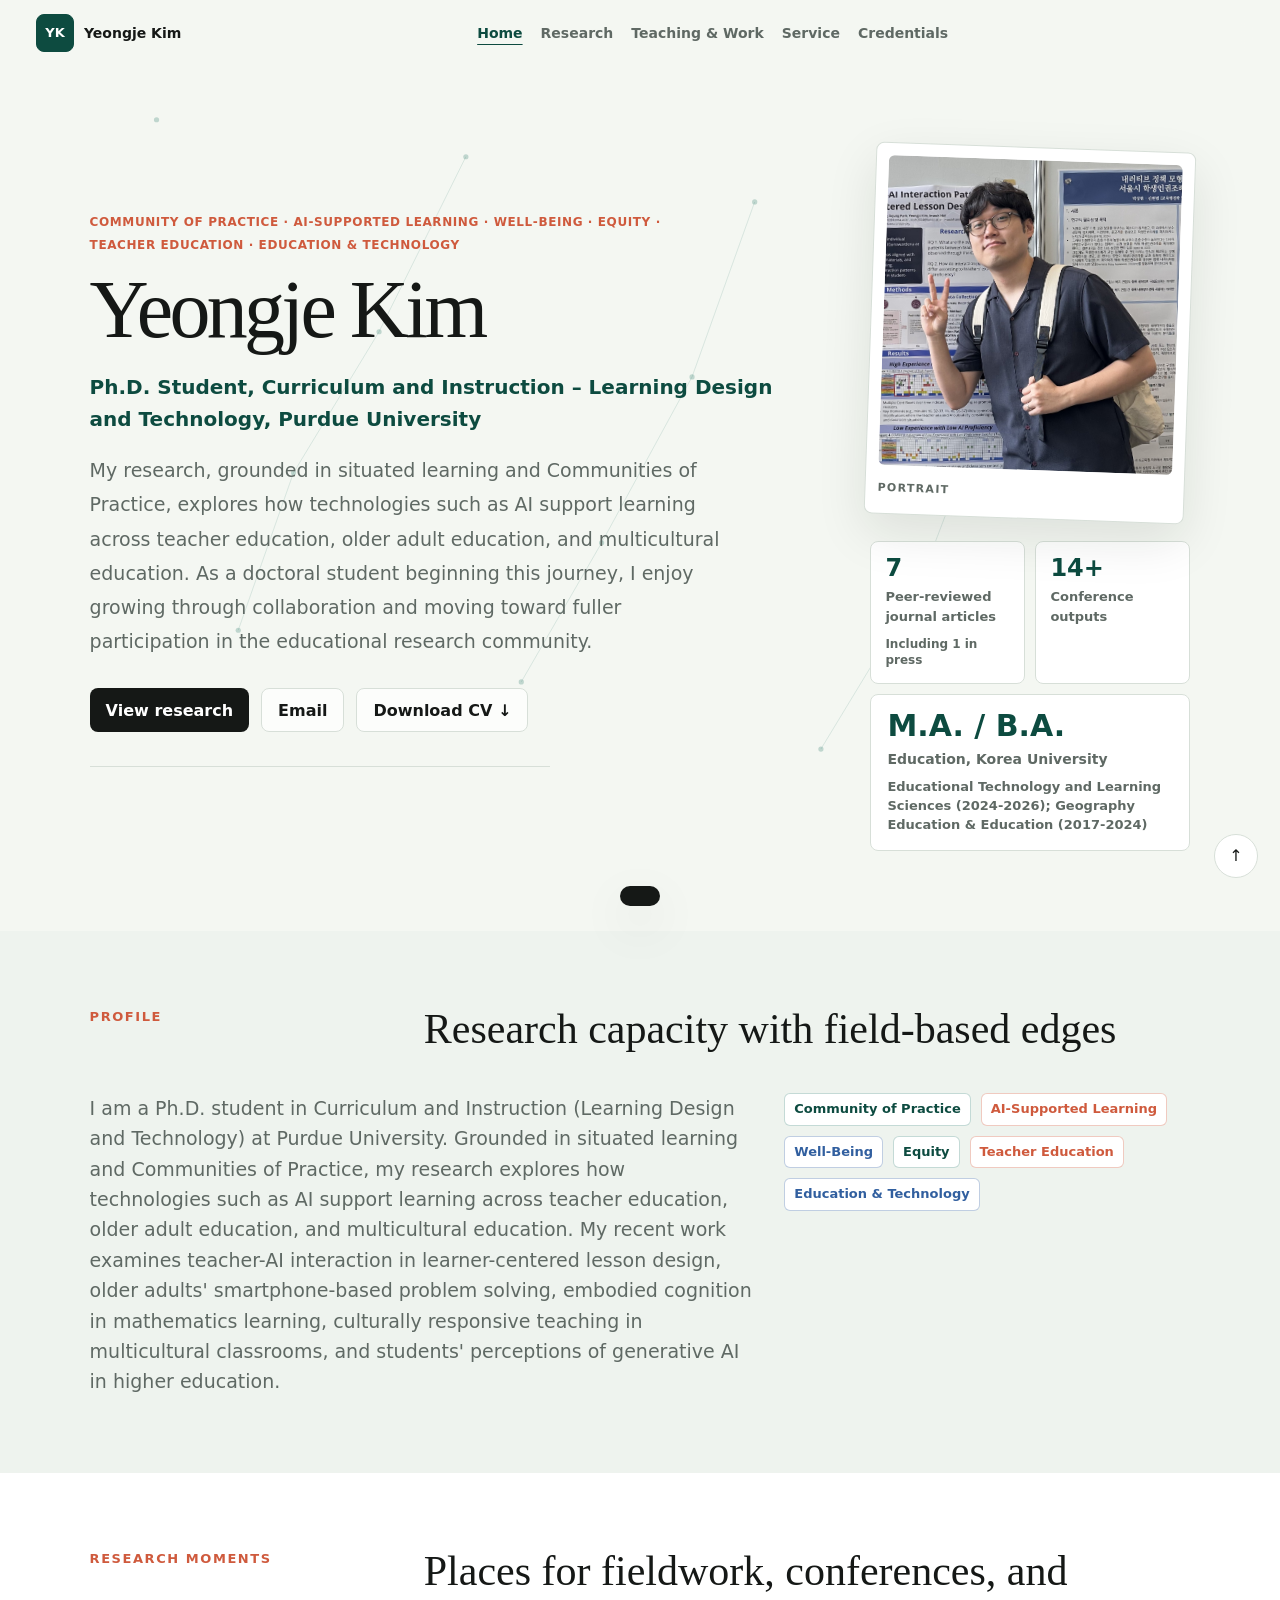
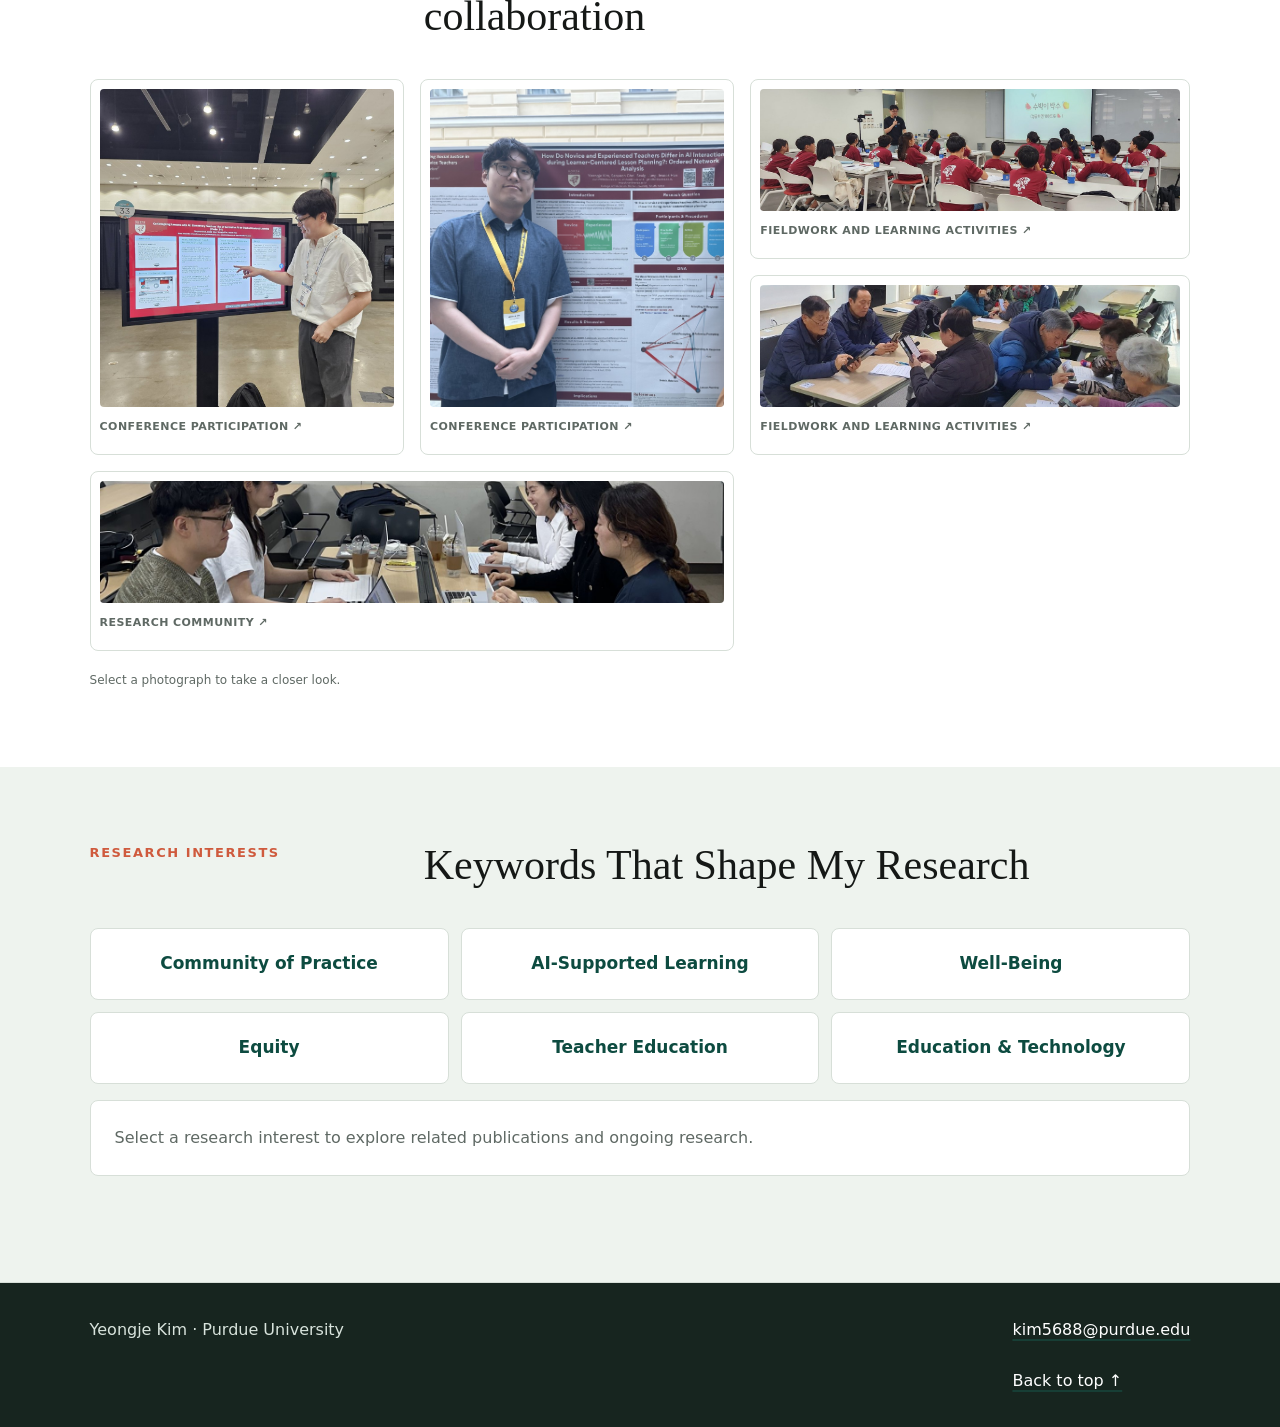
<file: index.html>
<!doctype html>
<html lang="en"><head><meta charset="utf-8"><meta name="viewport" content="width=device-width, initial-scale=1">
<title>Home | Yeongje Kim</title><meta name="description" content="Yeong-je Kim, Ph.D. student at Purdue University. Research on AI-supported learning, communities of practice, teacher education, equity, and well-being."><meta name="theme-color" content="#176b5b">
<link rel="stylesheet" href="styles.css"></head><body>
<a class="skip-link" href="#main">Skip to content</a><div class="scroll-progress" aria-hidden="true"></div><canvas id="hero-canvas" aria-hidden="true"></canvas>
<header class="site-header" data-elevate><a class="brand" href="index.html"><span class="brand-mark">YK</span><span class="brand-name">Yeongje Kim</span></a><nav class="nav" aria-label="Primary navigation"><a href="index.html" class="is-active" aria-current="page">Home</a><a href="research.html">Research</a><a href="teaching-work.html">Teaching &amp; Work</a><a href="service.html">Service</a><a href="credentials.html">Credentials</a></nav><button class="icon-button" id="theme-toggle" aria-label="Switch to dark theme" aria-pressed="false" type="button"><span class="theme-label" aria-hidden="true">◐</span></button></header><main id="main"><section class="hero" id="top" aria-labelledby="hero-title"><div class="hero-copy"><p class="eyebrow">Community of Practice · AI-Supported Learning · Well-Being · Equity · Teacher Education · Education &amp; Technology</p><h1 id="hero-title">Yeongje Kim</h1><p class="hero-role">Ph.D. Student, Curriculum and Instruction – Learning Design and Technology, Purdue University</p><p class="hero-text">My research, grounded in situated learning and Communities of Practice, explores how technologies such as AI support learning across teacher education, older adult education, and multicultural education. As a doctoral student beginning this journey, I enjoy growing through collaboration and moving toward fuller participation in the educational research community.</p><div class="hero-actions"><a class="primary-link" href="research.html#publications">View research</a><a class="secondary-link" href="mailto:kim5688@purdue.edu">Email</a><a class="secondary-link" href="assets/embedded-1.docx" download="CV_Yeongje_Kim.docx">Download CV ↓</a></div><div class="hero-accent"></div><p class="hero-note"></p></div><div class="hero-visual"><div class="portrait-frame"><img class="portrait-photo" src="assets/embedded-2.jpg" alt="Yeong-je Kim standing in front of research posters" fetchpriority="high" width="600" height="600"><p>Portrait</p></div><div class="hero-meta"><div class="stat-tile"><strong>7</strong><span>Peer-reviewed journal articles</span><small>Including 1 in press</small></div>
<div class="stat-tile"><strong>14+</strong><span>Conference outputs</span></div>
<div class="stat-tile stat-tile-featured"><strong>M.A. / B.A.</strong><span>Education, Korea University</span><small>Educational Technology and Learning Sciences (2024-2026); Geography Education &amp; Education (2017-2024)</small></div></div></div></section><section class="section intro-band" aria-labelledby="about-title"><div class="section-heading"><p class="eyebrow">Profile</p><h2 id="about-title">Research capacity with field-based edges</h2></div><div class="intro-grid"><p>I am a Ph.D. student in Curriculum and Instruction (Learning Design and Technology) at Purdue University. Grounded in situated learning and Communities of Practice, my research explores how technologies such as AI support learning across teacher education, older adult education, and multicultural education. My recent work examines teacher-AI interaction in learner-centered lesson design, older adults' smartphone-based problem solving, embodied cognition in mathematics learning, culturally responsive teaching in multicultural classrooms, and students' perceptions of generative AI in higher education.</p><div class="interest-cloud" aria-label="Research interests"><span class="tag" data-tone="green">Community of Practice</span><span class="tag" data-tone="coral">AI-Supported Learning</span><span class="tag" data-tone="blue">Well-Being</span><span class="tag" data-tone="green">Equity</span><span class="tag" data-tone="coral">Teacher Education</span><span class="tag" data-tone="blue">Education &amp; Technology</span></div></div></section><section class="section visual-band"><div class="section-heading"><p class="eyebrow">Research Moments</p><h2>Places for fieldwork, conferences, and collaboration</h2></div><div class="gallery-grid"><button class="gallery-photo tall" type="button" data-caption="Conference participation" aria-label="Enlarge photo: Conference participation"><img src="assets/embedded-3.jpg" alt="Yeong-je Kim presenting a research poster" loading="lazy"><span>Conference participation ↗</span></button><button class="gallery-photo tall" type="button" data-caption="Conference participation" aria-label="Enlarge photo: Conference participation"><img src="assets/embedded-4.jpg" alt="Yeong-je Kim beside a conference poster" loading="lazy"><span>Conference participation ↗</span></button><button class="gallery-photo " type="button" data-caption="Fieldwork and learning activities" aria-label="Enlarge photo: Fieldwork and learning activities"><img src="assets/embedded-5.jpg" alt="Students participating in a classroom activity" loading="lazy"><span>Fieldwork and learning activities ↗</span></button><button class="gallery-photo " type="button" data-caption="Fieldwork and learning activities" aria-label="Enlarge photo: Fieldwork and learning activities"><img src="assets/embedded-6.jpg" alt="Older adults participating in a small-group learning activity" loading="lazy"><span>Fieldwork and learning activities ↗</span></button><button class="gallery-photo wide" type="button" data-caption="Research community" aria-label="Enlarge photo: Research community"><img src="assets/embedded-7.jpg" alt="A group collaborating around laptops" loading="lazy"><span>Research community ↗</span></button></div><p class="photo-note">Select a photograph to take a closer look.</p></section><section class="section" id="research"><div class="section-heading"><p class="eyebrow">Research Interests</p><h2>Keywords That Shape My Research</h2></div><div class="topic-explorer"><div class="topic-options" role="group" aria-label="Explore work by research interest"><button class="topic-choice" type="button" data-topic="Community of Practice" aria-pressed="false">Community of Practice</button><button class="topic-choice" type="button" data-topic="AI-Supported Learning" aria-pressed="false">AI-Supported Learning</button><button class="topic-choice" type="button" data-topic="Well-Being" aria-pressed="false">Well-Being</button><button class="topic-choice" type="button" data-topic="Equity" aria-pressed="false">Equity</button><button class="topic-choice" type="button" data-topic="Teacher Education" aria-pressed="false">Teacher Education</button><button class="topic-choice" type="button" data-topic="Education &amp; Technology" aria-pressed="false">Education &amp; Technology</button></div><div class="topic-results" id="topic-results" role="region" aria-label="Related publications and ongoing research" aria-live="polite"><p class="topic-instruction">Select a research interest to explore related publications and ongoing research.</p></div></div></section></main><footer class="footer"><div class="footer-inner"><p>Yeongje Kim · Purdue University</p><p><a href="mailto:kim5688@purdue.edu">kim5688@purdue.edu</a><br><button class="copy-button" id="copy-email" type="button">Copy email ↗</button><br><a href="#main">Back to top ↑</a></p></div></footer>
<a class="back-top" href="#main" aria-label="Back to top">↑</a><div class="toast" role="status" aria-live="polite"></div>
<dialog class="lightbox" id="photo-dialog" aria-label="Research photograph"><img alt=""><footer><p></p><button class="icon-button" type="button" aria-label="Close photograph">×</button></footer></dialog>
<dialog class="lightbox" id="copy-dialog" aria-labelledby="copy-title"><h2 id="copy-title">Copy citation</h2><p>Select and copy the text below.</p><textarea class="citation-fallback" readonly aria-label="Citation text"></textarea><button class="secondary-link" type="button">Close</button></dialog>
<noscript><style>.toolbar,.result-count,.copy-button,#theme-toggle{display:none}</style><p>All CV content is available above. Enable JavaScript for filters and photo previews.</p></noscript>
<script src="script.js"></script><script src="topics.js"></script></body></html>
</file>
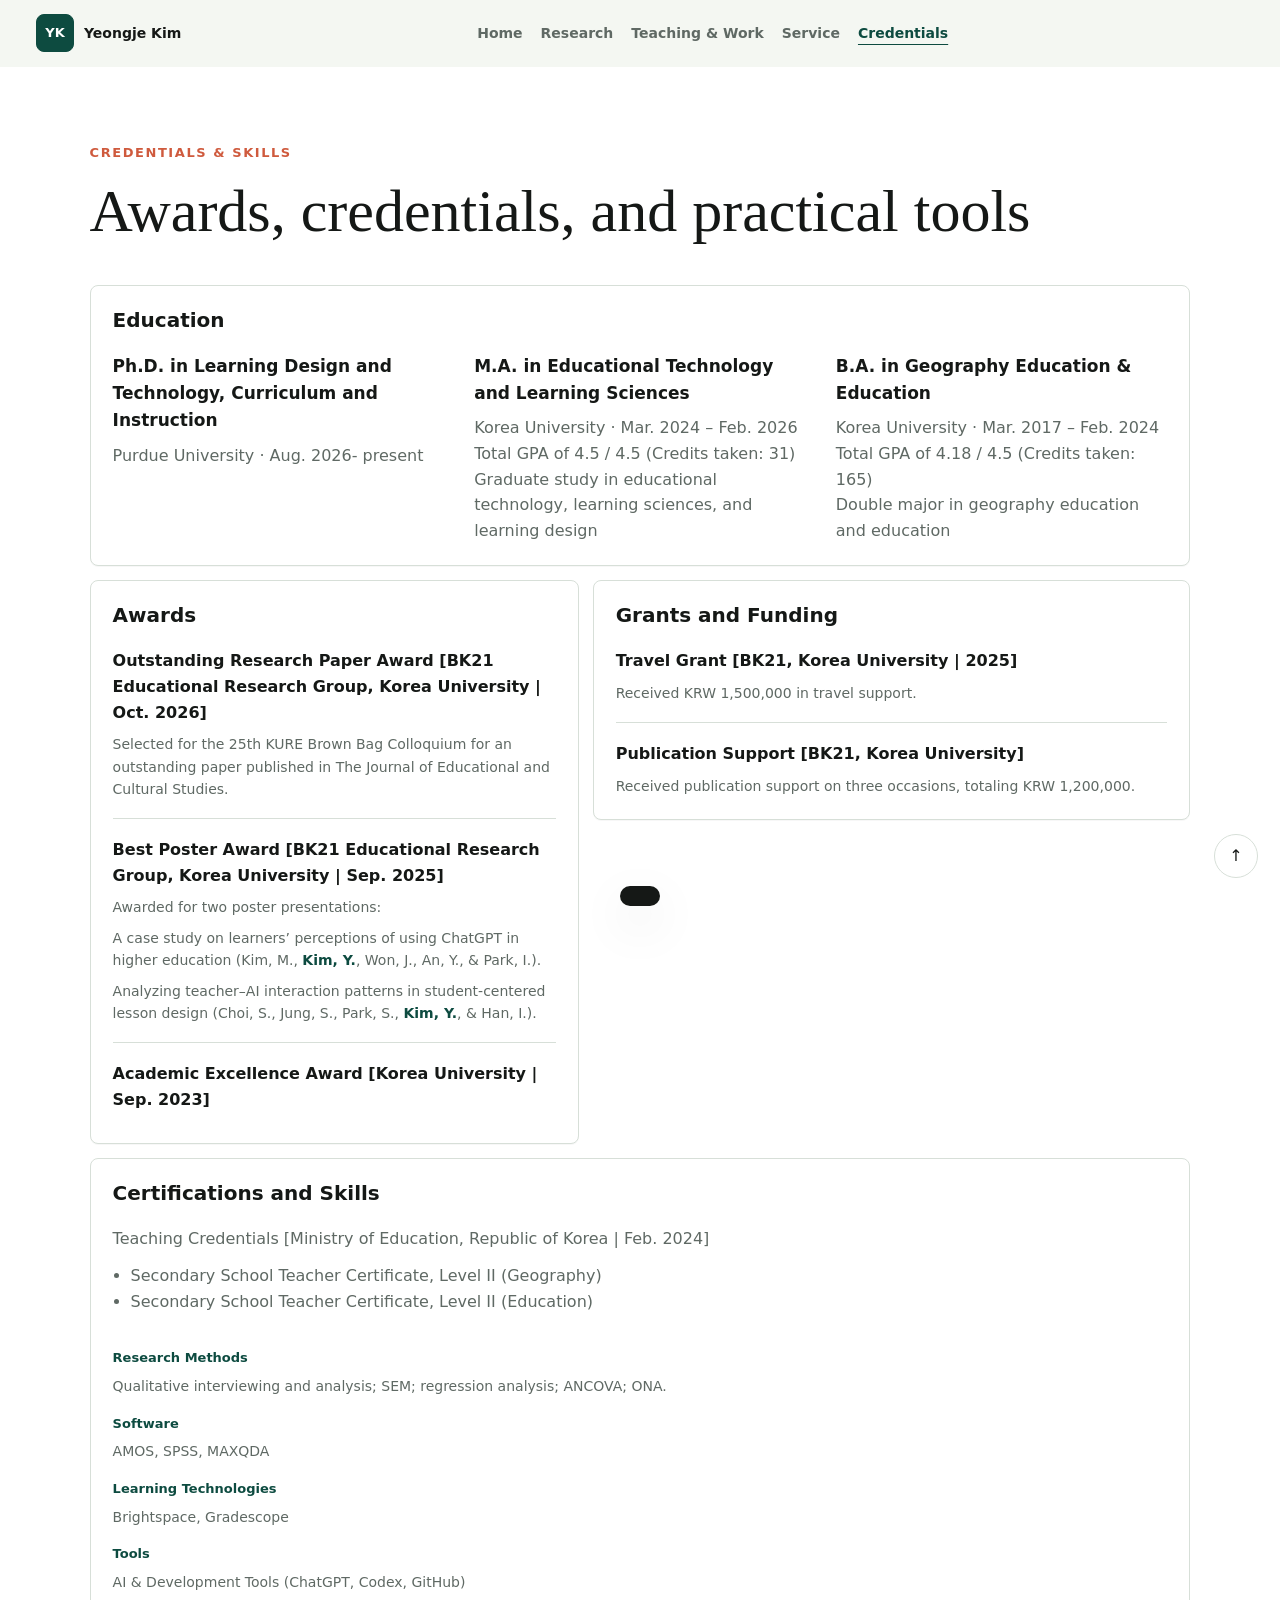
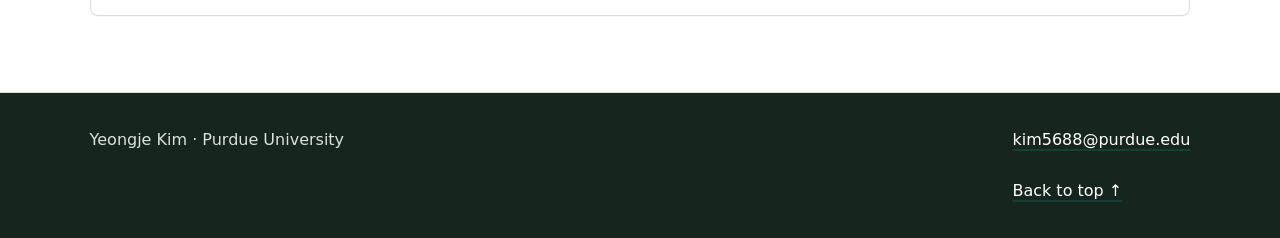
<file: credentials.html>
<!doctype html>
<html lang="en"><head><meta charset="utf-8"><meta name="viewport" content="width=device-width, initial-scale=1">
<title>Credentials | Yeongje Kim</title><meta name="description" content="Yeong-je Kim, Ph.D. student at Purdue University. Research on AI-supported learning, communities of practice, teacher education, equity, and well-being."><meta name="theme-color" content="#176b5b">
<link rel="stylesheet" href="styles.css"></head><body>
<a class="skip-link" href="#main">Skip to content</a><div class="scroll-progress" aria-hidden="true"></div><canvas id="hero-canvas" aria-hidden="true"></canvas>
<header class="site-header" data-elevate><a class="brand" href="index.html"><span class="brand-mark">YK</span><span class="brand-name">Yeongje Kim</span></a><nav class="nav" aria-label="Primary navigation"><a href="index.html">Home</a><a href="research.html">Research</a><a href="teaching-work.html">Teaching &amp; Work</a><a href="service.html">Service</a><a href="credentials.html" class="is-active" aria-current="page">Credentials</a></nav><button class="icon-button" id="theme-toggle" aria-label="Switch to dark theme" aria-pressed="false" type="button"><span class="theme-label" aria-hidden="true">◐</span></button></header><main id="main"><section class="section education-section page-intro" id="education"><div class="section-heading"><p class="eyebrow">Credentials &amp; Skills</p><h1>Awards, credentials, and practical tools</h1></div><div class="education-layout"><div class="education-card education-wide"><h3>Education</h3><div class="education-row"><div class="edu-entry"><p class="edu-degree">Ph.D. in Learning Design and Technology, Curriculum and Instruction</p><p>Purdue University · Aug. 2026- present</p></div><div class="edu-entry"><p class="edu-degree">M.A. in Educational Technology and Learning Sciences</p><p>Korea University · Mar. 2024 – Feb. 2026</p><p>Total GPA of 4.5 / 4.5 (Credits taken: 31)</p><p>Graduate study in educational technology, learning sciences, and learning design</p></div><div class="edu-entry"><p class="edu-degree">B.A. in Geography Education &amp; Education</p><p>Korea University · Mar. 2017 – Feb. 2024</p><p>Total GPA of 4.18 / 4.5 (Credits taken: 165)</p><p>Double major in geography education and education</p></div></div></div><div class="education-card"><h3>Awards</h3><div class="award-entry"><p class="edu-degree">Outstanding Research Paper Award [BK21 Educational Research Group, Korea University | Oct. 2026]</p><p>Selected for the 25th KURE Brown Bag Colloquium for an outstanding paper published in The Journal of Educational and Cultural Studies.</p></div><div class="award-entry"><p class="edu-degree">Best Poster Award	[BK21 Educational Research Group, Korea University | Sep. 2025]</p><p>Awarded for two poster presentations:</p><p>A case study on learners’ perceptions of using ChatGPT in higher education (Kim, M., <strong class="self-author">Kim, Y.</strong>, Won, J., An, Y., &amp; Park, I.).</p><p>Analyzing teacher–AI interaction patterns in student-centered lesson design (Choi, S., Jung, S., Park, S., <strong class="self-author">Kim, Y.</strong>, &amp; Han, I.).</p></div><div class="award-entry"><p class="edu-degree">Academic Excellence Award	[Korea University | Sep. 2023]</p></div></div><div class="education-card"><h3>Grants and Funding</h3><div class="award-entry"><p class="edu-degree">Travel Grant [BK21, Korea University | 2025]</p><p>Received KRW 1,500,000 in travel support.</p></div><div class="award-entry"><p class="edu-degree">Publication Support [BK21, Korea University]</p><p>Received publication support on three occasions, totaling KRW 1,200,000.</p></div></div><div class="education-card education-wide"><h3>Certifications and Skills</h3><p>Teaching Credentials	[Ministry of Education, Republic of Korea | Feb. 2024]</p><ul class="credential-list"><li>Secondary School Teacher Certificate, Level II (Geography)</li><li>Secondary School Teacher Certificate, Level II (Education)</li></ul><div class="skill-group"><h4>Research Methods</h4><p>Qualitative interviewing and analysis; SEM; regression analysis; ANCOVA; ONA.</p></div><div class="skill-group"><h4>Software</h4><p>AMOS, SPSS, MAXQDA</p></div><div class="skill-group"><h4>Learning Technologies</h4><p>Brightspace, Gradescope</p></div><div class="skill-group"><h4>Tools</h4><p>AI &amp; Development Tools (ChatGPT, Codex, GitHub)</p></div></div></div></section></main><footer class="footer"><div class="footer-inner"><p>Yeongje Kim · Purdue University</p><p><a href="mailto:kim5688@purdue.edu">kim5688@purdue.edu</a><br><button class="copy-button" id="copy-email" type="button">Copy email ↗</button><br><a href="#main">Back to top ↑</a></p></div></footer>
<a class="back-top" href="#main" aria-label="Back to top">↑</a><div class="toast" role="status" aria-live="polite"></div>
<dialog class="lightbox" id="photo-dialog" aria-label="Research photograph"><img alt=""><footer><p></p><button class="icon-button" type="button" aria-label="Close photograph">×</button></footer></dialog>
<dialog class="lightbox" id="copy-dialog" aria-labelledby="copy-title"><h2 id="copy-title">Copy citation</h2><p>Select and copy the text below.</p><textarea class="citation-fallback" readonly aria-label="Citation text"></textarea><button class="secondary-link" type="button">Close</button></dialog>
<noscript><style>.toolbar,.result-count,.copy-button,#theme-toggle{display:none}</style><p>All CV content is available above. Enable JavaScript for filters and photo previews.</p></noscript>
<script src="script.js"></script></body></html>
</file>
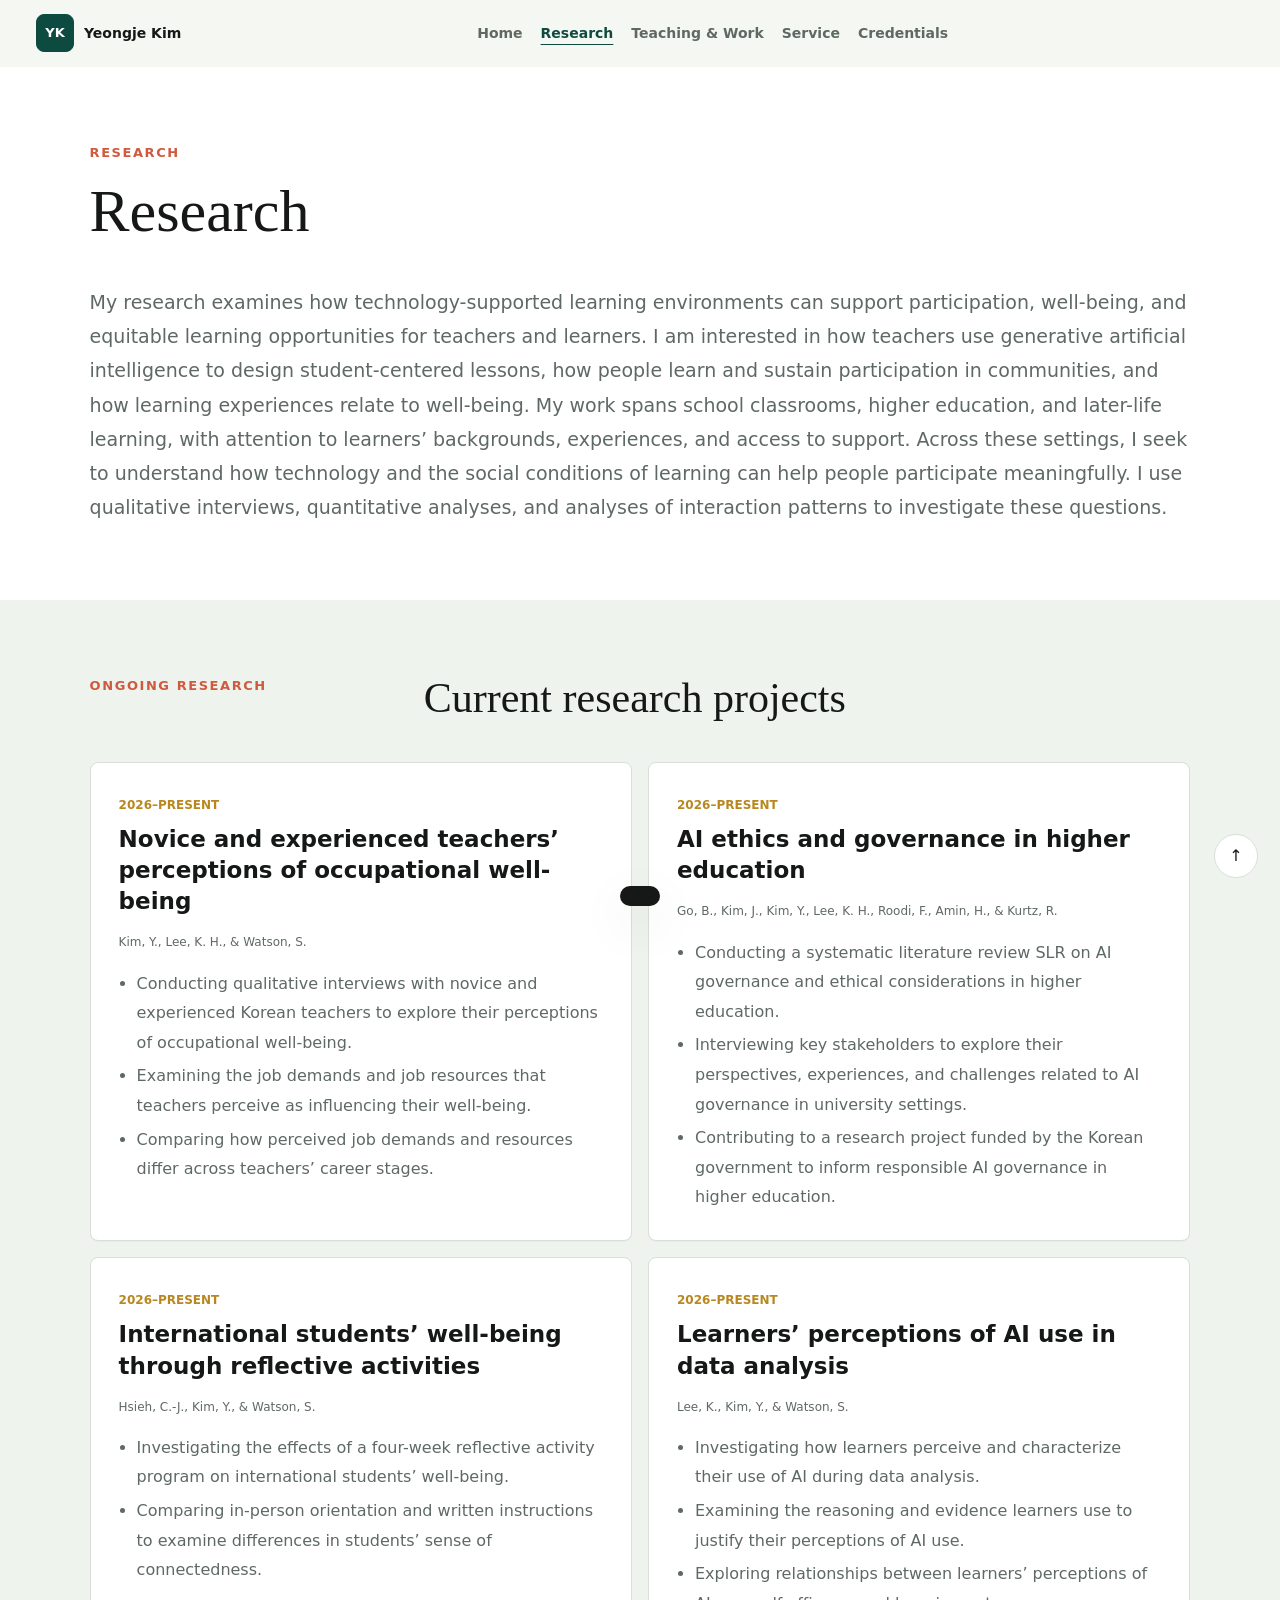
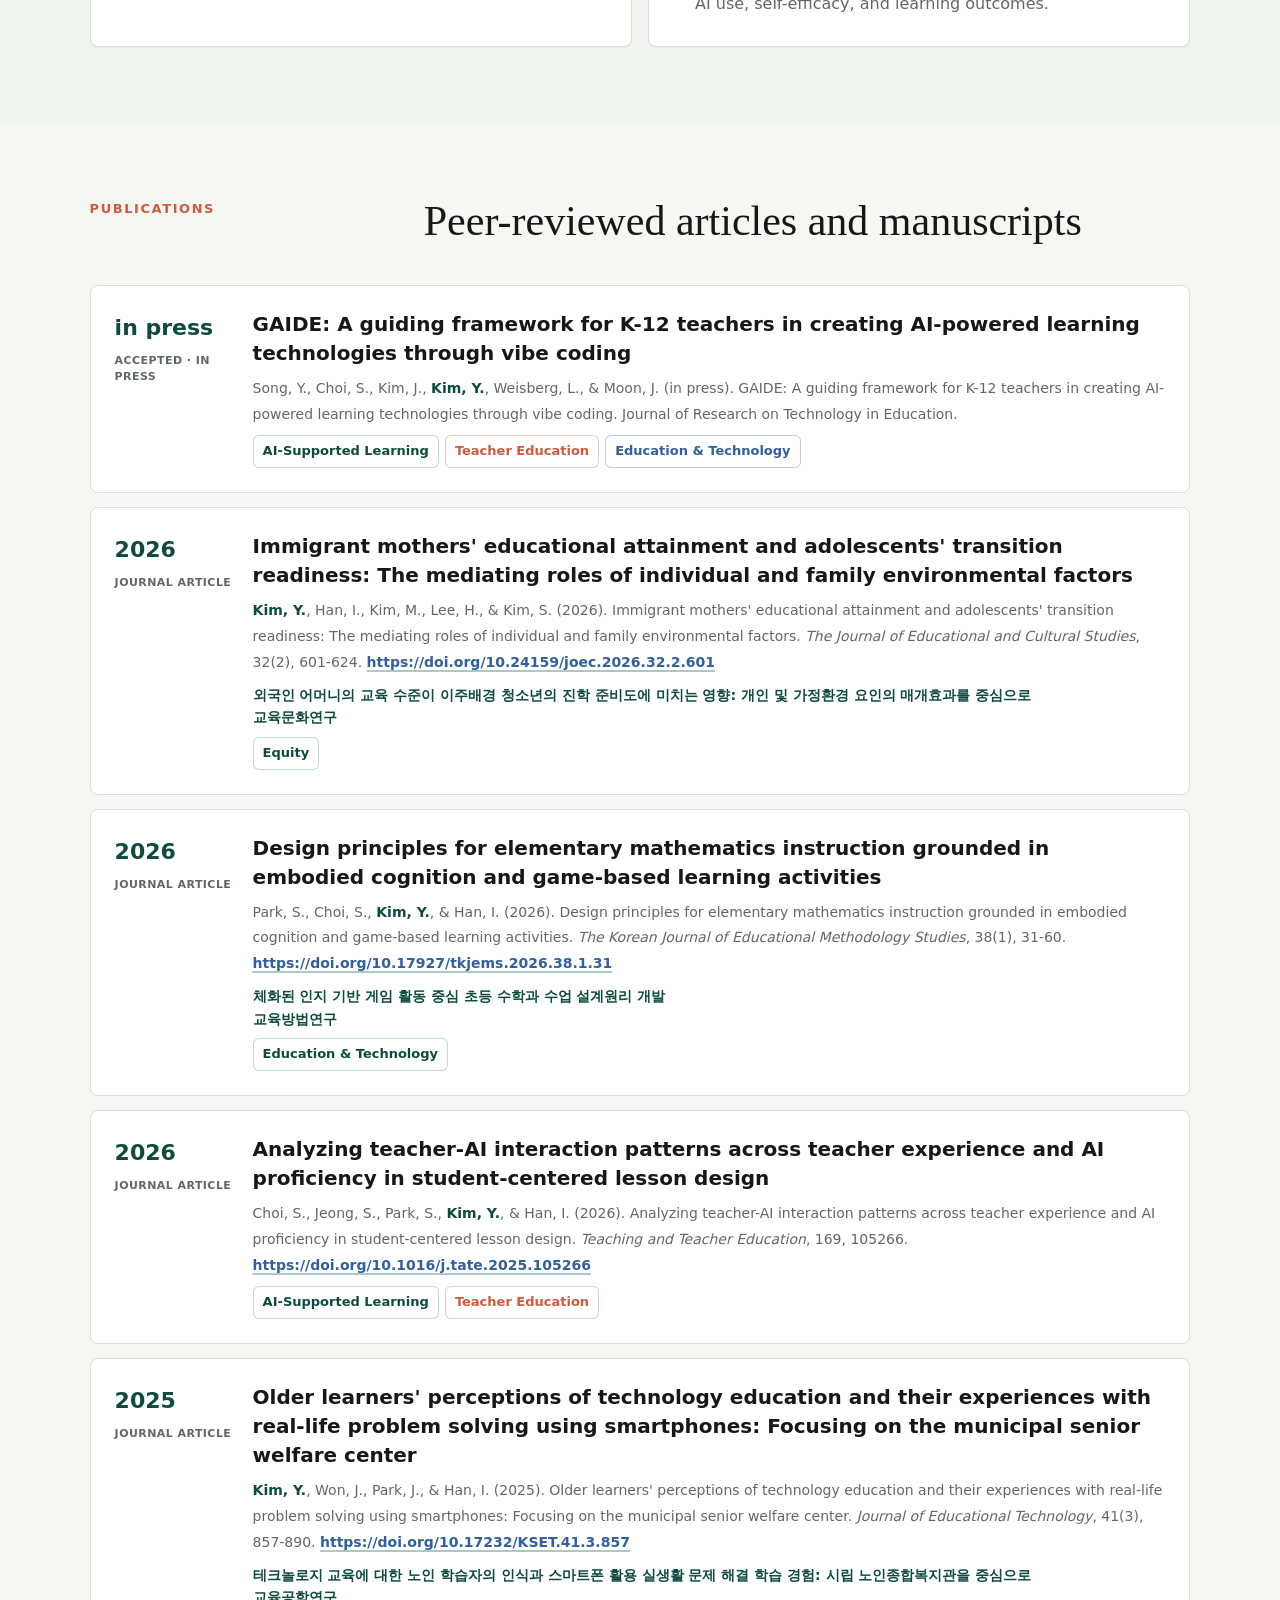
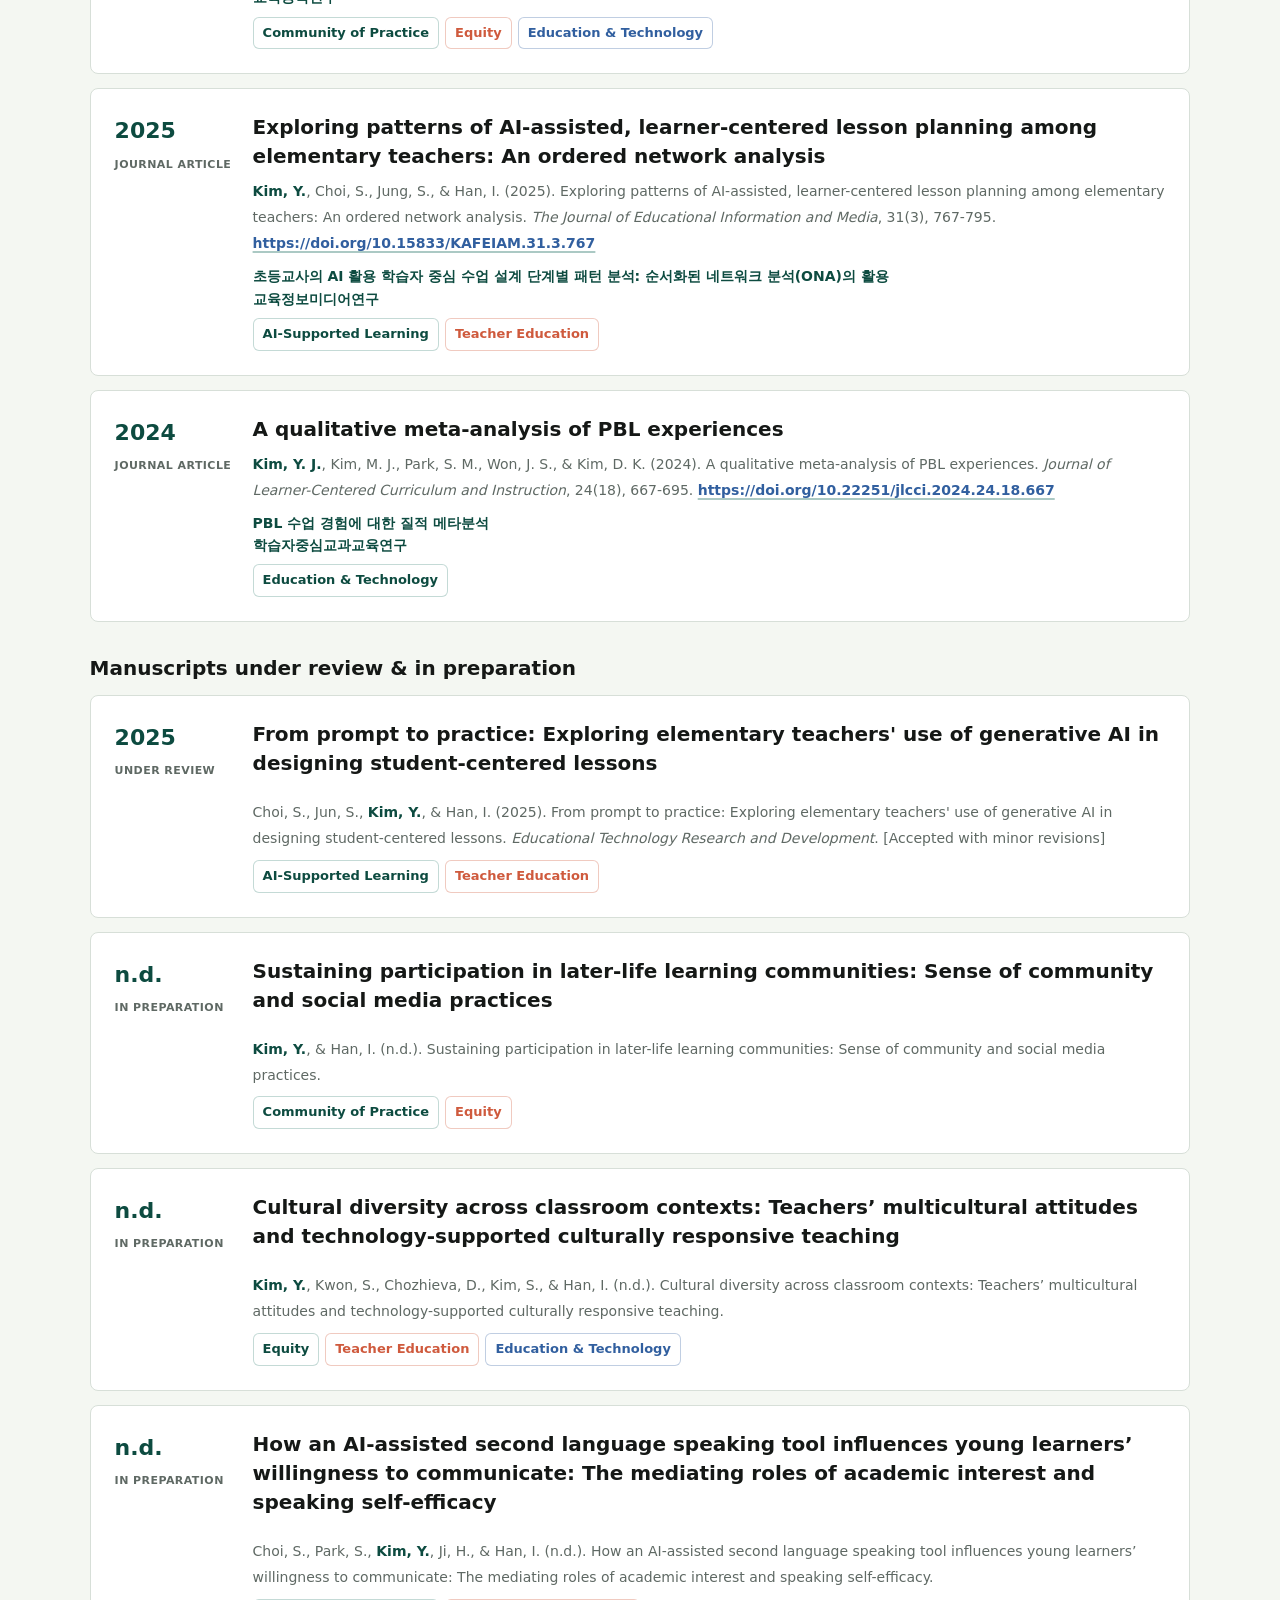
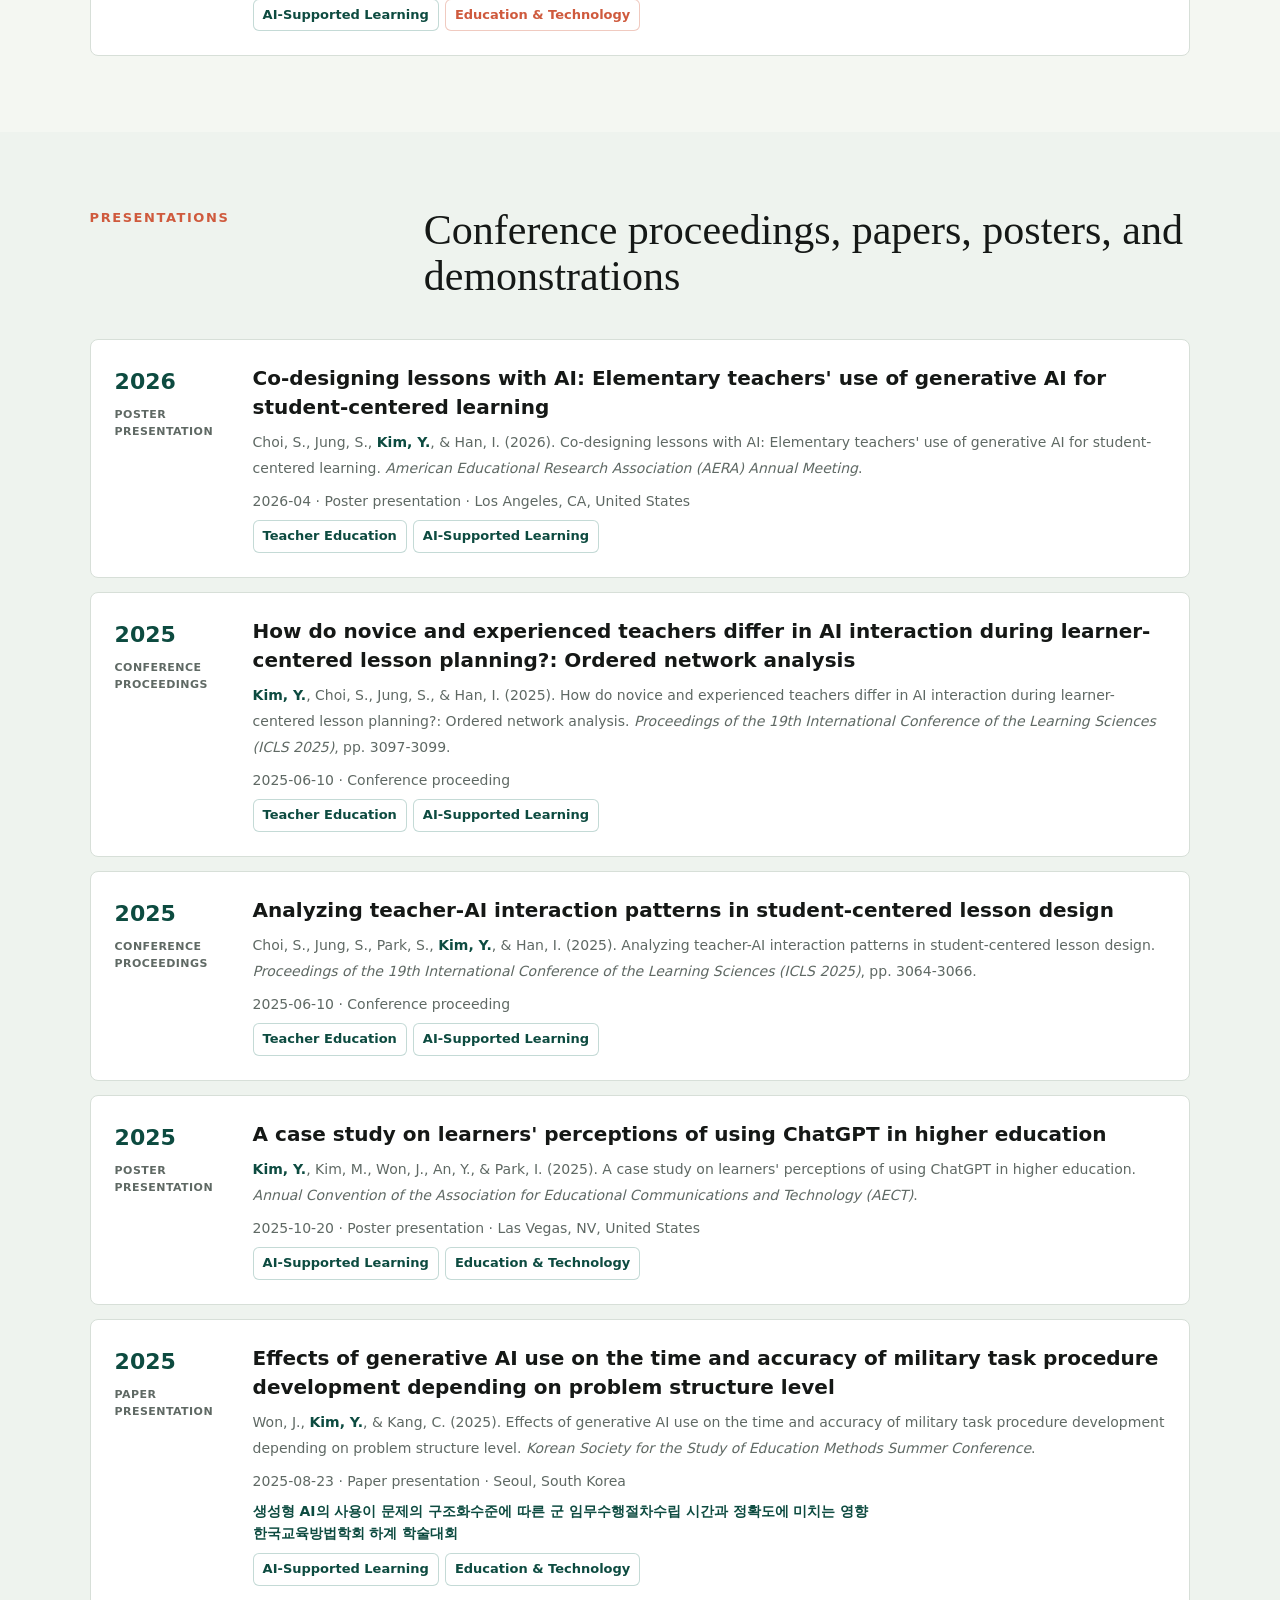
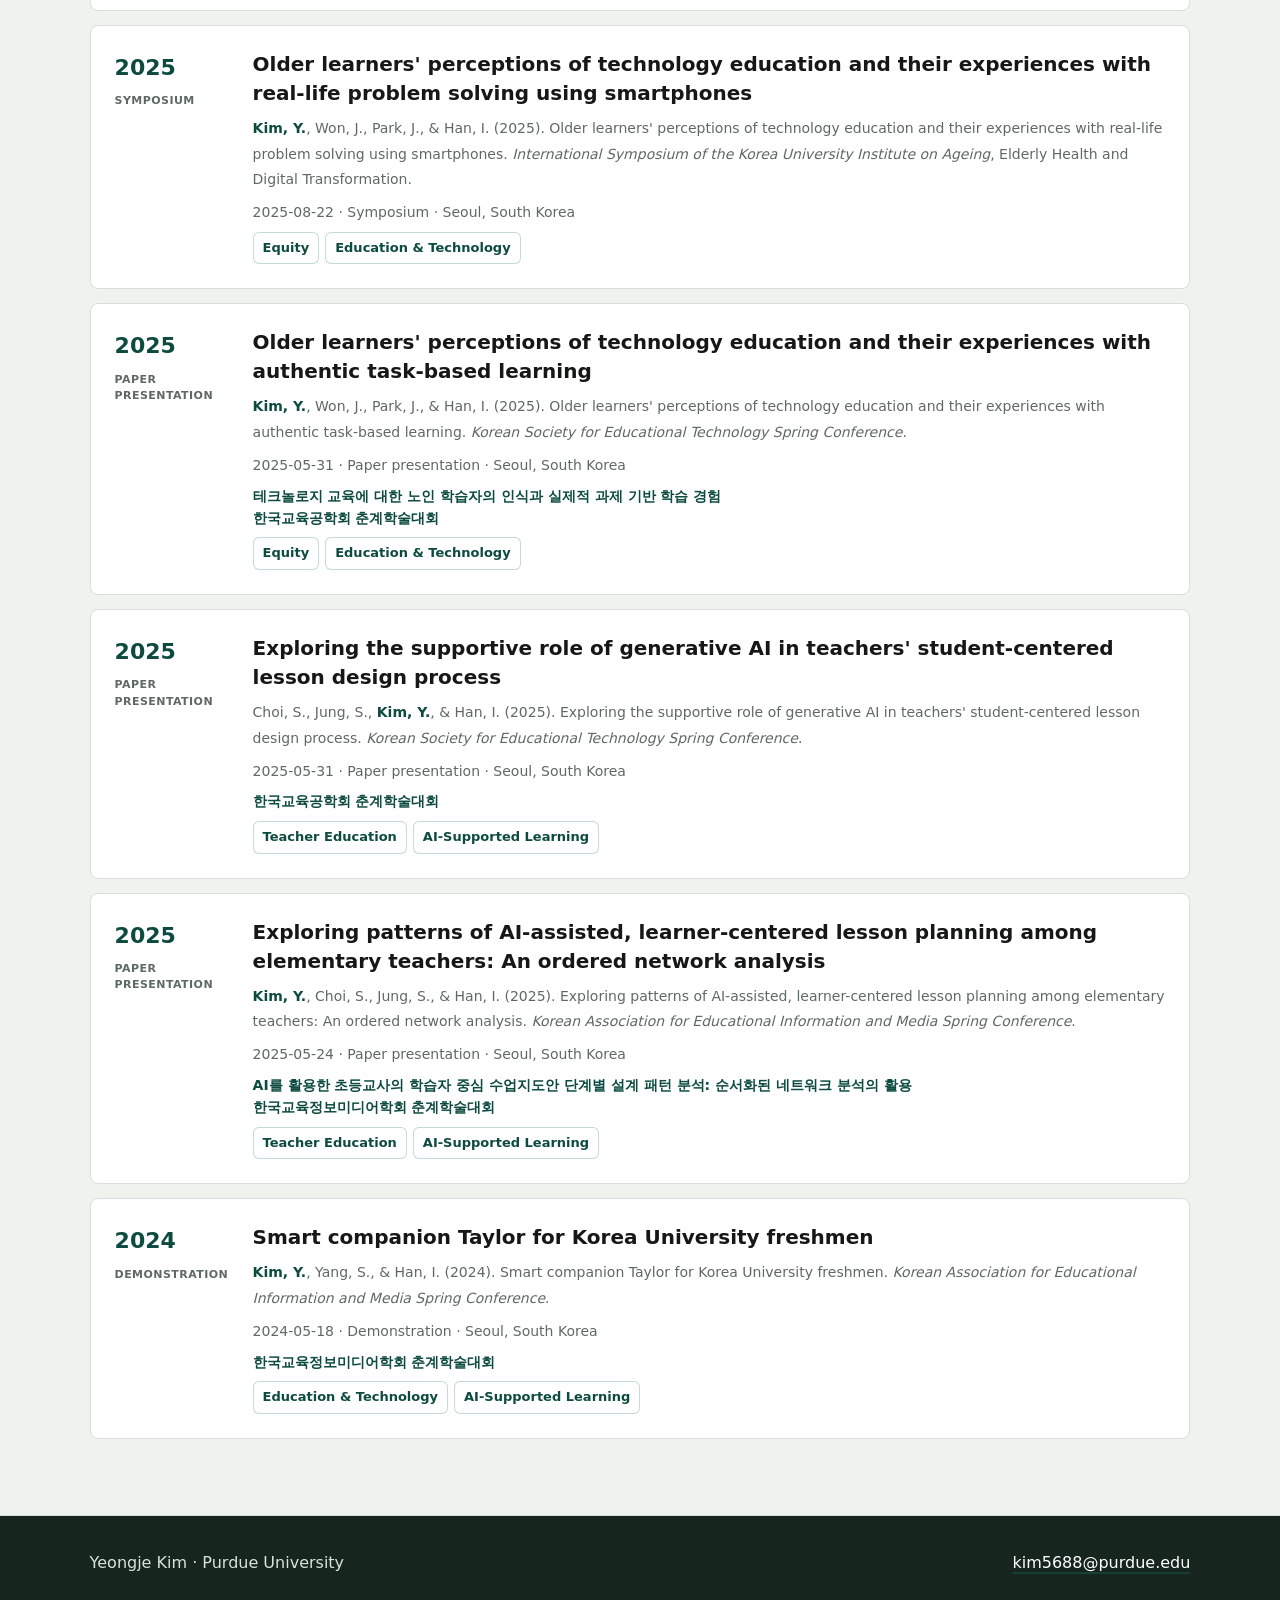
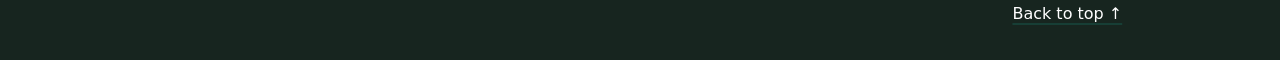
<file: research.html>
<!doctype html>
<html lang="en"><head><meta charset="utf-8"><meta name="viewport" content="width=device-width, initial-scale=1">
<title>Research | Yeongje Kim</title><meta name="description" content="Yeong-je Kim, Ph.D. student at Purdue University. Research on AI-supported learning, communities of practice, teacher education, equity, and well-being."><meta name="theme-color" content="#176b5b">
<link rel="stylesheet" href="styles.css"></head><body>
<a class="skip-link" href="#main">Skip to content</a><div class="scroll-progress" aria-hidden="true"></div><canvas id="hero-canvas" aria-hidden="true"></canvas>
<header class="site-header" data-elevate><a class="brand" href="index.html"><span class="brand-mark">YK</span><span class="brand-name">Yeongje Kim</span></a><nav class="nav" aria-label="Primary navigation"><a href="index.html">Home</a><a href="research.html" class="is-active" aria-current="page">Research</a><a href="teaching-work.html">Teaching &amp; Work</a><a href="service.html">Service</a><a href="credentials.html">Credentials</a></nav><button class="icon-button" id="theme-toggle" aria-label="Switch to dark theme" aria-pressed="false" type="button"><span class="theme-label" aria-hidden="true">◐</span></button></header><main id="main"><section class="section page-intro"><div class="section-heading"><p class="eyebrow">Research</p><h1>Research</h1></div><p class="statement">My research examines how technology-supported learning environments can support participation, well-being, and equitable learning opportunities for teachers and learners. I am interested in how teachers use generative artificial intelligence to design student-centered lessons, how people learn and sustain participation in communities, and how learning experiences relate to well-being. My work spans school classrooms, higher education, and later-life learning, with attention to learners’ backgrounds, experiences, and access to support. Across these settings, I seek to understand how technology and the social conditions of learning can help people participate meaningfully. I use qualitative interviews, quantitative analyses, and analyses of interaction patterns to investigate these questions.</p></section><section class="section" id="ongoing-research"><div class="section-heading"><p class="eyebrow">Ongoing Research</p><h2>Current research projects</h2></div><div class="cluster-grid ongoing-projects"><article class="cluster-card ongoing-project" id="project-1" data-research-topics="Well-Being|Teacher Education"><div><span class="cluster-kicker">2026–present</span><h3>Novice and experienced teachers’ perceptions of occupational well-being</h3></div><p class="project-authors">Kim, Y., Lee, K. H., &amp; Watson, S.</p><ul class="cluster-output"><li>Conducting qualitative interviews with novice and experienced Korean teachers to explore their perceptions of occupational well-being.</li><li>Examining the job demands and job resources that teachers perceive as influencing their well-being.</li><li>Comparing how perceived job demands and resources differ across teachers’ career stages.</li></ul></article><article class="cluster-card ongoing-project" id="project-2" data-research-topics="AI-Supported Learning|Education &amp; Technology"><div><span class="cluster-kicker">2026–present</span><h3>AI ethics and governance in higher education</h3></div><p class="project-authors">Go, B., Kim, J., Kim, Y., Lee, K. H., Roodi, F., Amin, H., &amp; Kurtz, R.</p><ul class="cluster-output"><li>Conducting a systematic literature review SLR on AI governance and ethical considerations in higher education.</li><li>Interviewing key stakeholders to explore their perspectives, experiences, and challenges related to AI governance in university settings.</li><li>Contributing to a research project funded by the Korean government to inform responsible AI governance in higher education.</li></ul></article><article class="cluster-card ongoing-project" id="project-3" data-research-topics="Well-Being"><div><span class="cluster-kicker">2026–present</span><h3>International students’ well-being through reflective activities</h3></div><p class="project-authors">Hsieh, C.-J., Kim, Y., &amp; Watson, S.</p><ul class="cluster-output"><li>Investigating the effects of a four-week reflective activity program on international students’ well-being.</li><li>Comparing in-person orientation and written instructions to examine differences in students’ sense of connectedness.</li></ul></article><article class="cluster-card ongoing-project" id="project-4" data-research-topics="AI-Supported Learning|Education &amp; Technology"><div><span class="cluster-kicker">2026–present</span><h3>Learners’ perceptions of AI use in data analysis</h3></div><p class="project-authors">Lee, K., Kim, Y., &amp; Watson, S.</p><ul class="cluster-output"><li>Investigating how learners perceive and characterize their use of AI during data analysis.</li><li>Examining the reasoning and evidence learners use to justify their perceptions of AI use.</li><li>Exploring relationships between learners’ perceptions of AI use, self-efficacy, and learning outcomes.</li></ul></article></div></section><section class="section workbench" id="publications"><div class="section-heading"><p class="eyebrow">Publications</p><h2>Peer-reviewed articles and manuscripts</h2></div><div class="toolbar" data-controls="publication"><label class="search-box"><span>Search</span><input id="publication-search" type="search" placeholder="Search titles, authors, or keywords…" autocomplete="off"></label>
      <label class="year-box"><span>Year</span><select id="publication-year"><option value="All">All years</option><option>2026</option><option>2025</option><option>2024</option><option>in press</option></select></label>
      <div class="segmented" role="group" aria-label="Filter by research theme"><button class="filter-button is-active" data-theme="All" aria-pressed="true" type="button">All</button><button class="filter-button" data-theme="Community of Practice" aria-pressed="false" type="button">Community of Practice</button><button class="filter-button" data-theme="AI-Supported Learning" aria-pressed="false" type="button">AI-Supported Learning</button><button class="filter-button" data-theme="Equity" aria-pressed="false" type="button">Equity</button><button class="filter-button" data-theme="Teacher Education" aria-pressed="false" type="button">Teacher Education</button><button class="filter-button" data-theme="Education &amp; Technology" aria-pressed="false" type="button">Education &amp; Technology</button></div></div>
      <p class="result-count" id="publication-count" role="status" aria-live="polite"></p><div class="publication-list" id="publication-list"><article class="publication-item entry" data-year="in press" data-themes="AI-Supported Learning|Teacher Education|Education &amp; Technology" id="work-41" data-research-topics="AI-Supported Learning|Teacher Education|Education &amp; Technology">
      <div class="publication-year">in press<span class="entry-type">Accepted · in press</span></div>
      <div class="citation"><h3>GAIDE: A guiding framework for K-12 teachers in creating AI-powered learning technologies through vibe coding</h3><p class="full-citation">Song, Y., Choi, S., Kim, J., <strong class="self-author">Kim, Y.</strong>, Weisberg, L., &amp; Moon, J. (in press). GAIDE: A guiding framework for K-12 teachers in creating AI-powered learning technologies through vibe coding. Journal of Research on Technology in Education.</p><div class="card-tags"><span class="tag" data-tone="green">AI-Supported Learning</span><span class="tag" data-tone="coral">Teacher Education</span><span class="tag" data-tone="blue">Education &amp; Technology</span></div>
      <button class="copy-button" data-copy="41" type="button" aria-label="Copy citation for GAIDE: A guiding framework for K-12 teachers in creating AI-powered learning technologies through vibe coding">Copy citation <span aria-hidden="true">↗</span></button></div></article><article class="publication-item entry" data-year="2026" data-themes="Equity" id="work-42" data-research-topics="Equity">
      <div class="publication-year">2026<span class="entry-type">Journal article</span></div>
      <div class="citation"><h3>Immigrant mothers' educational attainment and adolescents' transition readiness: The mediating roles of individual and family environmental factors</h3><p class="full-citation"><strong class="self-author">Kim, Y.</strong>, Han, I., Kim, M., Lee, H., &amp; Kim, S. (2026). Immigrant mothers' educational attainment and adolescents' transition readiness: The mediating roles of individual and family environmental factors. <em>The Journal of Educational and Cultural Studies</em>, 32(2), 601-624. <a class="doi" href="https://doi.org/10.24159/joec.2026.32.2.601" target="_blank" rel="noopener noreferrer">https://doi.org/10.24159/joec.2026.32.2.601</a></p><div class="korean-line">외국인 어머니의 교육 수준이 이주배경 청소년의 진학 준비도에 미치는 영향: 개인 및 가정환경 요인의 매개효과를 중심으로<br>교육문화연구</div><div class="card-tags"><span class="tag" data-tone="green">Equity</span></div>
      <button class="copy-button" data-copy="42" type="button" aria-label="Copy citation for Immigrant mothers' educational attainment and adolescents' transition readiness: The mediating roles of individual and family environmental factors">Copy citation <span aria-hidden="true">↗</span></button></div></article><article class="publication-item entry" data-year="2026" data-themes="Education &amp; Technology" id="work-43" data-research-topics="Education &amp; Technology">
      <div class="publication-year">2026<span class="entry-type">Journal article</span></div>
      <div class="citation"><h3>Design principles for elementary mathematics instruction grounded in embodied cognition and game-based learning activities</h3><p class="full-citation">Park, S., Choi, S., <strong class="self-author">Kim, Y.</strong>, &amp; Han, I. (2026). Design principles for elementary mathematics instruction grounded in embodied cognition and game-based learning activities. <em>The Korean Journal of Educational Methodology Studies</em>, 38(1), 31-60. <a class="doi" href="https://doi.org/10.17927/tkjems.2026.38.1.31" target="_blank" rel="noopener noreferrer">https://doi.org/10.17927/tkjems.2026.38.1.31</a></p><div class="korean-line">체화된 인지 기반 게임 활동 중심 초등 수학과 수업 설계원리 개발<br>교육방법연구</div><div class="card-tags"><span class="tag" data-tone="green">Education &amp; Technology</span></div>
      <button class="copy-button" data-copy="43" type="button" aria-label="Copy citation for Design principles for elementary mathematics instruction grounded in embodied cognition and game-based learning activities">Copy citation <span aria-hidden="true">↗</span></button></div></article><article class="publication-item entry" data-year="2026" data-themes="AI-Supported Learning|Teacher Education" id="work-44" data-research-topics="AI-Supported Learning|Teacher Education">
      <div class="publication-year">2026<span class="entry-type">Journal article</span></div>
      <div class="citation"><h3>Analyzing teacher-AI interaction patterns across teacher experience and AI proficiency in student-centered lesson design</h3><p class="full-citation">Choi, S., Jeong, S., Park, S., <strong class="self-author">Kim, Y.</strong>, &amp; Han, I. (2026). Analyzing teacher-AI interaction patterns across teacher experience and AI proficiency in student-centered lesson design. <em>Teaching and Teacher Education</em>, 169, 105266. <a class="doi" href="https://doi.org/10.1016/j.tate.2025.105266" target="_blank" rel="noopener noreferrer">https://doi.org/10.1016/j.tate.2025.105266</a></p><div class="card-tags"><span class="tag" data-tone="green">AI-Supported Learning</span><span class="tag" data-tone="coral">Teacher Education</span></div>
      <button class="copy-button" data-copy="44" type="button" aria-label="Copy citation for Analyzing teacher-AI interaction patterns across teacher experience and AI proficiency in student-centered lesson design">Copy citation <span aria-hidden="true">↗</span></button></div></article><article class="publication-item entry" data-year="2025" data-themes="Community of Practice|Equity|Education &amp; Technology" id="work-45" data-research-topics="Community of Practice|Equity|Education &amp; Technology">
      <div class="publication-year">2025<span class="entry-type">Journal article</span></div>
      <div class="citation"><h3>Older learners' perceptions of technology education and their experiences with real-life problem solving using smartphones: Focusing on the municipal senior welfare center</h3><p class="full-citation"><strong class="self-author">Kim, Y.</strong>, Won, J., Park, J., &amp; Han, I. (2025). Older learners' perceptions of technology education and their experiences with real-life problem solving using smartphones: Focusing on the municipal senior welfare center. <em>Journal of Educational Technology</em>, 41(3), 857-890. <a class="doi" href="https://doi.org/10.17232/KSET.41.3.857" target="_blank" rel="noopener noreferrer">https://doi.org/10.17232/KSET.41.3.857</a></p><div class="korean-line">테크놀로지 교육에 대한 노인 학습자의 인식과 스마트폰 활용 실생활 문제 해결 학습 경험: 시립 노인종합복지관을 중심으로<br>교육공학연구</div><div class="card-tags"><span class="tag" data-tone="green">Community of Practice</span><span class="tag" data-tone="coral">Equity</span><span class="tag" data-tone="blue">Education &amp; Technology</span></div>
      <button class="copy-button" data-copy="45" type="button" aria-label="Copy citation for Older learners' perceptions of technology education and their experiences with real-life problem solving using smartphones: Focusing on the municipal senior welfare center">Copy citation <span aria-hidden="true">↗</span></button></div></article><article class="publication-item entry" data-year="2025" data-themes="AI-Supported Learning|Teacher Education" id="work-46" data-research-topics="AI-Supported Learning|Teacher Education">
      <div class="publication-year">2025<span class="entry-type">Journal article</span></div>
      <div class="citation"><h3>Exploring patterns of AI-assisted, learner-centered lesson planning among elementary teachers: An ordered network analysis</h3><p class="full-citation"><strong class="self-author">Kim, Y.</strong>, Choi, S., Jung, S., &amp; Han, I. (2025). Exploring patterns of AI-assisted, learner-centered lesson planning among elementary teachers: An ordered network analysis. <em>The Journal of Educational Information and Media</em>, 31(3), 767-795. <a class="doi" href="https://doi.org/10.15833/KAFEIAM.31.3.767" target="_blank" rel="noopener noreferrer">https://doi.org/10.15833/KAFEIAM.31.3.767</a></p><div class="korean-line">초등교사의 AI 활용 학습자 중심 수업 설계 단계별 패턴 분석: 순서화된 네트워크 분석(ONA)의 활용<br>교육정보미디어연구</div><div class="card-tags"><span class="tag" data-tone="green">AI-Supported Learning</span><span class="tag" data-tone="coral">Teacher Education</span></div>
      <button class="copy-button" data-copy="46" type="button" aria-label="Copy citation for Exploring patterns of AI-assisted, learner-centered lesson planning among elementary teachers: An ordered network analysis">Copy citation <span aria-hidden="true">↗</span></button></div></article><article class="publication-item entry" data-year="2024" data-themes="Education &amp; Technology" id="work-47" data-research-topics="Education &amp; Technology">
      <div class="publication-year">2024<span class="entry-type">Journal article</span></div>
      <div class="citation"><h3>A qualitative meta-analysis of PBL experiences</h3><p class="full-citation"><strong class="self-author">Kim, Y. J.</strong>, Kim, M. J., Park, S. M., Won, J. S., &amp; Kim, D. K. (2024). A qualitative meta-analysis of PBL experiences. <em>Journal of Learner-Centered Curriculum and Instruction</em>, 24(18), 667-695. <a class="doi" href="https://doi.org/10.22251/jlcci.2024.24.18.667" target="_blank" rel="noopener noreferrer">https://doi.org/10.22251/jlcci.2024.24.18.667</a></p><div class="korean-line">PBL 수업 경험에 대한 질적 메타분석<br>학습자중심교과교육연구</div><div class="card-tags"><span class="tag" data-tone="green">Education &amp; Technology</span></div>
      <button class="copy-button" data-copy="47" type="button" aria-label="Copy citation for A qualitative meta-analysis of PBL experiences">Copy citation <span aria-hidden="true">↗</span></button></div></article></div><p class="empty-state" id="publication-empty" hidden>No matching articles. Try another keyword, year, or theme.</p><div class="subsection"><h3>Manuscripts under review &amp; in preparation</h3><div class="publication-list compact"><article class="publication-item entry" data-year="2025" data-themes="AI-Supported Learning|Teacher Education" id="work-17" data-research-topics="AI-Supported Learning|Teacher Education">
      <div class="publication-year">2025<span class="entry-type">Under Review</span></div>
      <div class="citation"><h3>From prompt to practice: Exploring elementary teachers' use of generative AI in designing student-centered lessons</h3><p class="full-citation">Choi, S., Jun, S., <strong class="self-author">Kim, Y.</strong>, &amp; Han, I. (2025). From prompt to practice: Exploring elementary teachers' use of generative AI in designing student-centered lessons. <em>Educational Technology Research and Development</em>.<span> [Accepted with minor revisions]</span></p><div class="card-tags"><span class="tag" data-tone="green">AI-Supported Learning</span><span class="tag" data-tone="coral">Teacher Education</span></div>
      <button class="copy-button" data-copy="17" type="button" aria-label="Copy citation for From prompt to practice: Exploring elementary teachers' use of generative AI in designing student-centered lessons">Copy citation <span aria-hidden="true">↗</span></button></div></article><article class="publication-item entry" data-year="n.d." data-themes="Community of Practice|Equity" id="work-19" data-research-topics="Community of Practice|Equity">
      <div class="publication-year">n.d.<span class="entry-type">In Preparation</span></div>
      <div class="citation"><h3>Sustaining participation in later-life learning communities: Sense of community and social media practices</h3><p class="full-citation"><strong class="self-author">Kim, Y.</strong>, &amp; Han, I. (n.d.). Sustaining participation in later-life learning communities: Sense of community and social media practices.</p><div class="card-tags"><span class="tag" data-tone="green">Community of Practice</span><span class="tag" data-tone="coral">Equity</span></div>
      <button class="copy-button" data-copy="19" type="button" aria-label="Copy citation for Sustaining participation in later-life learning communities: Sense of community and social media practices">Copy citation <span aria-hidden="true">↗</span></button></div></article><article class="publication-item entry" data-year="n.d." data-themes="Equity|Teacher Education|Education &amp; Technology" id="work-20" data-research-topics="Equity|Teacher Education|Education &amp; Technology">
      <div class="publication-year">n.d.<span class="entry-type">In Preparation</span></div>
      <div class="citation"><h3>Cultural diversity across classroom contexts: Teachers’ multicultural attitudes and technology-supported culturally responsive teaching</h3><p class="full-citation"><strong class="self-author">Kim, Y.</strong>, Kwon, S., Chozhieva, D., Kim, S., &amp; Han, I. (n.d.). Cultural diversity across classroom contexts: Teachers’ multicultural attitudes and technology-supported culturally responsive teaching.</p><div class="card-tags"><span class="tag" data-tone="green">Equity</span><span class="tag" data-tone="coral">Teacher Education</span><span class="tag" data-tone="blue">Education &amp; Technology</span></div>
      <button class="copy-button" data-copy="20" type="button" aria-label="Copy citation for Cultural diversity across classroom contexts: Teachers’ multicultural attitudes and technology-supported culturally responsive teaching">Copy citation <span aria-hidden="true">↗</span></button></div></article><article class="publication-item entry" data-year="n.d." data-themes="AI-Supported Learning|Education &amp; Technology" id="work-21" data-research-topics="AI-Supported Learning|Education &amp; Technology">
      <div class="publication-year">n.d.<span class="entry-type">In Preparation</span></div>
      <div class="citation"><h3>How an AI-assisted second language speaking tool influences young learners’ willingness to communicate: The mediating roles of academic interest and speaking self-efficacy</h3><p class="full-citation">Choi, S., Park, S., <strong class="self-author">Kim, Y.</strong>, Ji, H., &amp; Han, I. (n.d.). How an AI-assisted second language speaking tool influences young learners’ willingness to communicate: The mediating roles of academic interest and speaking self-efficacy.</p><div class="card-tags"><span class="tag" data-tone="green">AI-Supported Learning</span><span class="tag" data-tone="coral">Education &amp; Technology</span></div>
      <button class="copy-button" data-copy="21" type="button" aria-label="Copy citation for How an AI-assisted second language speaking tool influences young learners’ willingness to communicate: The mediating roles of academic interest and speaking self-efficacy">Copy citation <span aria-hidden="true">↗</span></button></div></article></div></div></section><section class="section workbench" id="presentations"><div class="section-heading"><p class="eyebrow">Presentations</p><h2>Conference proceedings, papers, posters, and demonstrations</h2></div><div class="toolbar" data-controls="presentation"><label class="search-box"><span>Search</span><input id="presentation-search" type="search" placeholder="Search titles, authors, or keywords…" autocomplete="off"></label>
      <label class="year-box"><span>Year</span><select id="presentation-year"><option value="All">All years</option><option>2026</option><option>2025</option><option>2024</option></select></label>
      <div class="segmented" role="group" aria-label="Filter by research theme"><button class="filter-button is-active" type="button" data-theme="All" aria-pressed="true">All</button><button class="filter-button" type="button" data-theme="AI-Supported Learning" aria-pressed="false">AI-Supported Learning</button><button class="filter-button" type="button" data-theme="Education &amp; Technology" aria-pressed="false">Education &amp; Technology</button><button class="filter-button" type="button" data-theme="Equity" aria-pressed="false">Equity</button><button class="filter-button" type="button" data-theme="Teacher Education" aria-pressed="false">Teacher Education</button></div></div>
      <p class="result-count" id="presentation-count" role="status" aria-live="polite"></p><div class="timeline-list" id="presentation-list"><article class="publication-item entry" data-year="2026" data-themes="Teacher Education|AI-Supported Learning">
      <div class="publication-year">2026<span class="entry-type">Poster presentation</span></div>
      <div class="citation"><h3>Co-designing lessons with AI: Elementary teachers' use of generative AI for student-centered learning</h3><p class="full-citation">Choi, S., Jung, S., <strong class="self-author">Kim, Y.</strong>, &amp; Han, I. (2026). Co-designing lessons with AI: Elementary teachers' use of generative AI for student-centered learning. <em>American Educational Research Association (AERA) Annual Meeting</em>.</p><div class="citation-meta">2026-04 · Poster presentation · Los Angeles, CA, United States</div><div class="card-tags"><span class="tag" data-tone="green">Teacher Education</span><span class="tag" data-tone="green">AI-Supported Learning</span></div>
      <button class="copy-button" data-copy="aera-2026" type="button" aria-label="Copy citation for Co-designing lessons with AI: Elementary teachers' use of generative AI for student-centered learning">Copy citation <span aria-hidden="true">↗</span></button></div></article><article class="publication-item entry" data-year="2025" data-themes="Teacher Education|AI-Supported Learning">
      <div class="publication-year">2025<span class="entry-type">Conference proceedings</span></div>
      <div class="citation"><h3>How do novice and experienced teachers differ in AI interaction during learner-centered lesson planning?: Ordered network analysis</h3><p class="full-citation"><strong class="self-author">Kim, Y.</strong>, Choi, S., Jung, S., &amp; Han, I. (2025). How do novice and experienced teachers differ in AI interaction during learner-centered lesson planning?: Ordered network analysis. <em>Proceedings of the 19th International Conference of the Learning Sciences (ICLS 2025)</em>, pp. 3097-3099.</p><div class="citation-meta">2025-06-10 · Conference proceeding</div><div class="card-tags"><span class="tag" data-tone="green">Teacher Education</span><span class="tag" data-tone="green">AI-Supported Learning</span></div>
      <button class="copy-button" data-copy="50" type="button" aria-label="Copy citation for How do novice and experienced teachers differ in AI interaction during learner-centered lesson planning?: Ordered network analysis">Copy citation <span aria-hidden="true">↗</span></button></div></article><article class="publication-item entry" data-year="2025" data-themes="Teacher Education|AI-Supported Learning">
      <div class="publication-year">2025<span class="entry-type">Conference proceedings</span></div>
      <div class="citation"><h3>Analyzing teacher-AI interaction patterns in student-centered lesson design</h3><p class="full-citation">Choi, S., Jung, S., Park, S., <strong class="self-author">Kim, Y.</strong>, &amp; Han, I. (2025). Analyzing teacher-AI interaction patterns in student-centered lesson design. <em>Proceedings of the 19th International Conference of the Learning Sciences (ICLS 2025)</em>, pp. 3064-3066.</p><div class="citation-meta">2025-06-10 · Conference proceeding</div><div class="card-tags"><span class="tag" data-tone="green">Teacher Education</span><span class="tag" data-tone="green">AI-Supported Learning</span></div>
      <button class="copy-button" data-copy="51" type="button" aria-label="Copy citation for Analyzing teacher-AI interaction patterns in student-centered lesson design">Copy citation <span aria-hidden="true">↗</span></button></div></article><article class="publication-item entry" data-year="2025" data-themes="AI-Supported Learning|Education &amp; Technology">
      <div class="publication-year">2025<span class="entry-type">Poster presentation</span></div>
      <div class="citation"><h3>A case study on learners' perceptions of using ChatGPT in higher education</h3><p class="full-citation"><strong class="self-author">Kim, Y.</strong>, Kim, M., Won, J., An, Y., &amp; Park, I. (2025). A case study on learners' perceptions of using ChatGPT in higher education. <em>Annual Convention of the Association for Educational Communications and Technology (AECT)</em>.</p><div class="citation-meta">2025-10-20 · Poster presentation · Las Vegas, NV, United States</div><div class="card-tags"><span class="tag" data-tone="green">AI-Supported Learning</span><span class="tag" data-tone="green">Education &amp; Technology</span></div>
      <button class="copy-button" data-copy="52" type="button" aria-label="Copy citation for A case study on learners' perceptions of using ChatGPT in higher education">Copy citation <span aria-hidden="true">↗</span></button></div></article><article class="publication-item entry" data-year="2025" data-themes="AI-Supported Learning|Education &amp; Technology">
      <div class="publication-year">2025<span class="entry-type">Paper presentation</span></div>
      <div class="citation"><h3>Effects of generative AI use on the time and accuracy of military task procedure development depending on problem structure level</h3><p class="full-citation">Won, J., <strong class="self-author">Kim, Y.</strong>, &amp; Kang, C. (2025). Effects of generative AI use on the time and accuracy of military task procedure development depending on problem structure level. <em>Korean Society for the Study of Education Methods Summer Conference</em>.</p><div class="citation-meta">2025-08-23 · Paper presentation · Seoul, South Korea</div><div class="korean-line">생성형 AI의 사용이 문제의 구조화수준에 따른 군 임무수행절차수립 시간과 정확도에 미치는 영향<br>한국교육방법학회 하계 학술대회</div><div class="card-tags"><span class="tag" data-tone="green">AI-Supported Learning</span><span class="tag" data-tone="green">Education &amp; Technology</span></div>
      <button class="copy-button" data-copy="53" type="button" aria-label="Copy citation for Effects of generative AI use on the time and accuracy of military task procedure development depending on problem structure level">Copy citation <span aria-hidden="true">↗</span></button></div></article><article class="publication-item entry" data-year="2025" data-themes="Equity|Education &amp; Technology">
      <div class="publication-year">2025<span class="entry-type">Symposium</span></div>
      <div class="citation"><h3>Older learners' perceptions of technology education and their experiences with real-life problem solving using smartphones</h3><p class="full-citation"><strong class="self-author">Kim, Y.</strong>, Won, J., Park, J., &amp; Han, I. (2025). Older learners' perceptions of technology education and their experiences with real-life problem solving using smartphones. <em>International Symposium of the Korea University Institute on Ageing</em>, Elderly Health and Digital Transformation.</p><div class="citation-meta">2025-08-22 · Symposium · Seoul, South Korea</div><div class="card-tags"><span class="tag" data-tone="green">Equity</span><span class="tag" data-tone="green">Education &amp; Technology</span></div>
      <button class="copy-button" data-copy="54" type="button" aria-label="Copy citation for Older learners' perceptions of technology education and their experiences with real-life problem solving using smartphones">Copy citation <span aria-hidden="true">↗</span></button></div></article><article class="publication-item entry" data-year="2025" data-themes="Equity|Education &amp; Technology">
      <div class="publication-year">2025<span class="entry-type">Paper presentation</span></div>
      <div class="citation"><h3>Older learners' perceptions of technology education and their experiences with authentic task-based learning</h3><p class="full-citation"><strong class="self-author">Kim, Y.</strong>, Won, J., Park, J., &amp; Han, I. (2025). Older learners' perceptions of technology education and their experiences with authentic task-based learning. <em>Korean Society for Educational Technology Spring Conference</em>.</p><div class="citation-meta">2025-05-31 · Paper presentation · Seoul, South Korea</div><div class="korean-line">테크놀로지 교육에 대한 노인 학습자의 인식과 실제적 과제 기반 학습 경험<br>한국교육공학회 춘계학술대회</div><div class="card-tags"><span class="tag" data-tone="green">Equity</span><span class="tag" data-tone="green">Education &amp; Technology</span></div>
      <button class="copy-button" data-copy="55" type="button" aria-label="Copy citation for Older learners' perceptions of technology education and their experiences with authentic task-based learning">Copy citation <span aria-hidden="true">↗</span></button></div></article><article class="publication-item entry" data-year="2025" data-themes="Teacher Education|AI-Supported Learning">
      <div class="publication-year">2025<span class="entry-type">Paper presentation</span></div>
      <div class="citation"><h3>Exploring the supportive role of generative AI in teachers' student-centered lesson design process</h3><p class="full-citation">Choi, S., Jung, S., <strong class="self-author">Kim, Y.</strong>, &amp; Han, I. (2025). Exploring the supportive role of generative AI in teachers' student-centered lesson design process. <em>Korean Society for Educational Technology Spring Conference</em>.</p><div class="citation-meta">2025-05-31 · Paper presentation · Seoul, South Korea</div><div class="korean-line">한국교육공학회 춘계학술대회</div><div class="card-tags"><span class="tag" data-tone="green">Teacher Education</span><span class="tag" data-tone="green">AI-Supported Learning</span></div>
      <button class="copy-button" data-copy="56" type="button" aria-label="Copy citation for Exploring the supportive role of generative AI in teachers' student-centered lesson design process">Copy citation <span aria-hidden="true">↗</span></button></div></article><article class="publication-item entry" data-year="2025" data-themes="Teacher Education|AI-Supported Learning">
      <div class="publication-year">2025<span class="entry-type">Paper presentation</span></div>
      <div class="citation"><h3>Exploring patterns of AI-assisted, learner-centered lesson planning among elementary teachers: An ordered network analysis</h3><p class="full-citation"><strong class="self-author">Kim, Y.</strong>, Choi, S., Jung, S., &amp; Han, I. (2025). Exploring patterns of AI-assisted, learner-centered lesson planning among elementary teachers: An ordered network analysis. <em>Korean Association for Educational Information and Media Spring Conference</em>.</p><div class="citation-meta">2025-05-24 · Paper presentation · Seoul, South Korea</div><div class="korean-line">AI를 활용한 초등교사의 학습자 중심 수업지도안 단계별 설계 패턴 분석: 순서화된 네트워크 분석의 활용<br>한국교육정보미디어학회 춘계학술대회</div><div class="card-tags"><span class="tag" data-tone="green">Teacher Education</span><span class="tag" data-tone="green">AI-Supported Learning</span></div>
      <button class="copy-button" data-copy="57" type="button" aria-label="Copy citation for Exploring patterns of AI-assisted, learner-centered lesson planning among elementary teachers: An ordered network analysis">Copy citation <span aria-hidden="true">↗</span></button></div></article><article class="publication-item entry" data-year="2024" data-themes="Education &amp; Technology|AI-Supported Learning">
      <div class="publication-year">2024<span class="entry-type">Demonstration</span></div>
      <div class="citation"><h3>Smart companion Taylor for Korea University freshmen</h3><p class="full-citation"><strong class="self-author">Kim, Y.</strong>, Yang, S., &amp; Han, I. (2024). Smart companion Taylor for Korea University freshmen. <em>Korean Association for Educational Information and Media Spring Conference</em>.</p><div class="citation-meta">2024-05-18 · Demonstration · Seoul, South Korea</div><div class="korean-line">한국교육정보미디어학회 춘계학술대회</div><div class="card-tags"><span class="tag" data-tone="green">Education &amp; Technology</span><span class="tag" data-tone="green">AI-Supported Learning</span></div>
      <button class="copy-button" data-copy="58" type="button" aria-label="Copy citation for Smart companion Taylor for Korea University freshmen">Copy citation <span aria-hidden="true">↗</span></button></div></article></div><p class="empty-state" id="presentation-empty" hidden>No matching presentations. Try another keyword, year, or theme.</p></section></main><footer class="footer"><div class="footer-inner"><p>Yeongje Kim · Purdue University</p><p><a href="mailto:kim5688@purdue.edu">kim5688@purdue.edu</a><br><button class="copy-button" id="copy-email" type="button">Copy email ↗</button><br><a href="#main">Back to top ↑</a></p></div></footer>
<a class="back-top" href="#main" aria-label="Back to top">↑</a><div class="toast" role="status" aria-live="polite"></div>
<dialog class="lightbox" id="photo-dialog" aria-label="Research photograph"><img alt=""><footer><p></p><button class="icon-button" type="button" aria-label="Close photograph">×</button></footer></dialog>
<dialog class="lightbox" id="copy-dialog" aria-labelledby="copy-title"><h2 id="copy-title">Copy citation</h2><p>Select and copy the text below.</p><textarea class="citation-fallback" readonly aria-label="Citation text"></textarea><button class="secondary-link" type="button">Close</button></dialog>
<noscript><style>.toolbar,.result-count,.copy-button,#theme-toggle{display:none}</style><p>All CV content is available above. Enable JavaScript for filters and photo previews.</p></noscript>
<script src="citations.js"></script><script src="script.js"></script></body></html>
</file>
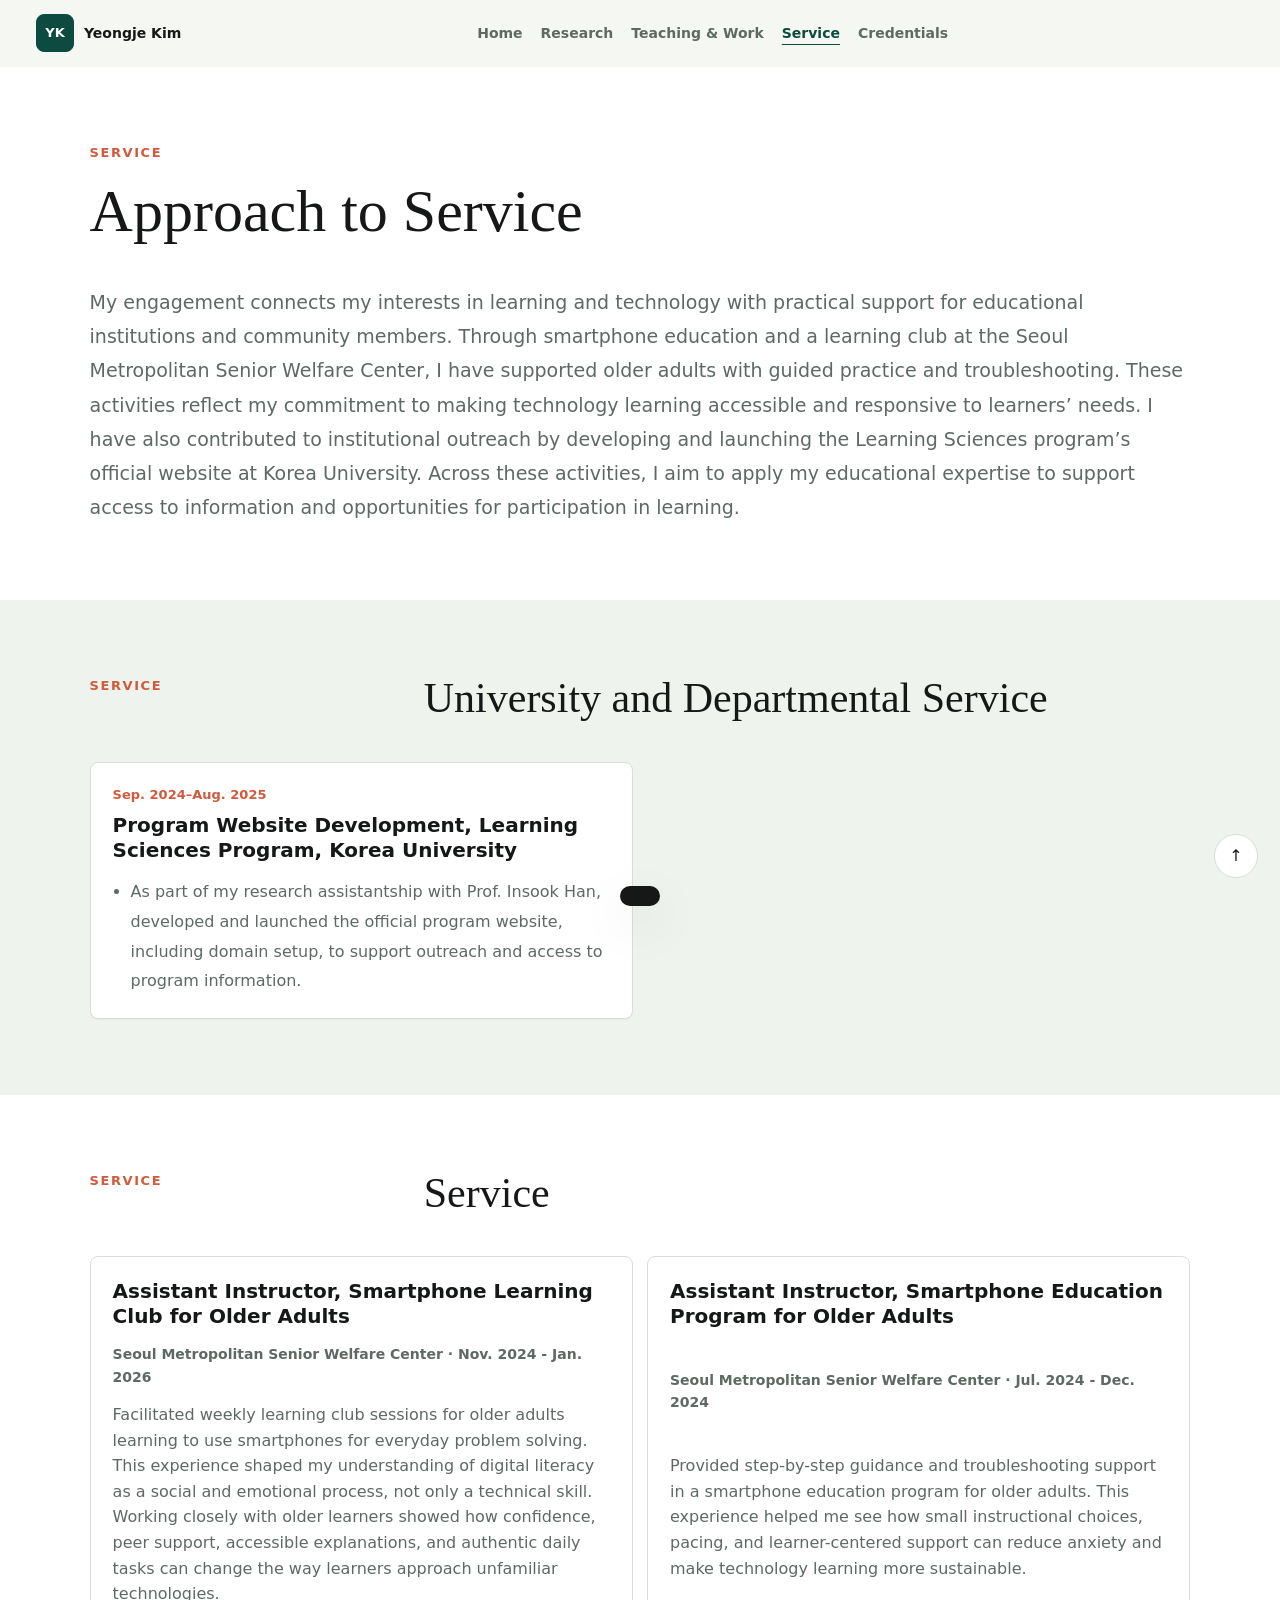
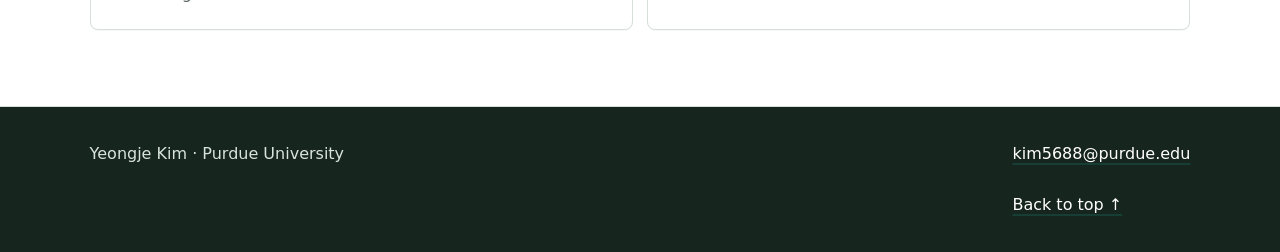
<file: service.html>
<!doctype html>
<html lang="en"><head><meta charset="utf-8"><meta name="viewport" content="width=device-width, initial-scale=1">
<title>Service | Yeongje Kim</title><meta name="description" content="Yeong-je Kim, Ph.D. student at Purdue University. Research on AI-supported learning, communities of practice, teacher education, equity, and well-being."><meta name="theme-color" content="#176b5b">
<link rel="stylesheet" href="styles.css"></head><body>
<a class="skip-link" href="#main">Skip to content</a><div class="scroll-progress" aria-hidden="true"></div><canvas id="hero-canvas" aria-hidden="true"></canvas>
<header class="site-header" data-elevate><a class="brand" href="index.html"><span class="brand-mark">YK</span><span class="brand-name">Yeongje Kim</span></a><nav class="nav" aria-label="Primary navigation"><a href="index.html">Home</a><a href="research.html">Research</a><a href="teaching-work.html">Teaching &amp; Work</a><a href="service.html" class="is-active" aria-current="page">Service</a><a href="credentials.html">Credentials</a></nav><button class="icon-button" id="theme-toggle" aria-label="Switch to dark theme" aria-pressed="false" type="button"><span class="theme-label" aria-hidden="true">◐</span></button></header><main id="main"><section class="section page-intro"><div class="section-heading"><p class="eyebrow">Service</p><h1>Approach to Service</h1></div><p class="statement">My engagement connects my interests in learning and technology with practical support for educational institutions and community members. Through smartphone education and a learning club at the Seoul Metropolitan Senior Welfare Center, I have supported older adults with guided practice and troubleshooting. These activities reflect my commitment to making technology learning accessible and responsive to learners’ needs. I have also contributed to institutional outreach by developing and launching the Learning Sciences program’s official website at Korea University. Across these activities, I aim to apply my educational expertise to support access to information and opportunities for participation in learning.</p></section><section class="section" id="university-service"><div class="section-heading"><p class="eyebrow">Service</p><h2>University and Departmental Service</h2></div><div class="experience-list"><article class="experience-item"><div class="experience-top"><span class="period">Sep. 2024–Aug. 2025</span><h3>Program Website Development, Learning Sciences Program, Korea University</h3></div><ul class="cluster-output"><li>As part of my research assistantship with Prof. Insook Han, developed and launched the official program website, including domain setup, to support outreach and access to program information.</li></ul></article></div></section><section class="section" id="service"><div class="section-heading"><p class="eyebrow">Service</p><h2>Service</h2></div><div class="experience-list"><article class="experience-item"><h3>Assistant Instructor, Smartphone Learning Club for Older Adults</h3><p class="organization">Seoul Metropolitan Senior Welfare Center · Nov. 2024 - Jan. 2026</p><p>Facilitated weekly learning club sessions for older adults learning to use smartphones for everyday problem solving. This experience shaped my understanding of digital literacy as a social and emotional process, not only a technical skill. Working closely with older learners showed how confidence, peer support, accessible explanations, and authentic daily tasks can change the way learners approach unfamiliar technologies.</p></article><article class="experience-item"><h3>Assistant Instructor, Smartphone Education Program for Older Adults</h3><p class="organization">Seoul Metropolitan Senior Welfare Center · Jul. 2024 - Dec. 2024</p><p>Provided step-by-step guidance and troubleshooting support in a smartphone education program for older adults. This experience helped me see how small instructional choices, pacing, and learner-centered support can reduce anxiety and make technology learning more sustainable.</p></article></div></section></main><footer class="footer"><div class="footer-inner"><p>Yeongje Kim · Purdue University</p><p><a href="mailto:kim5688@purdue.edu">kim5688@purdue.edu</a><br><button class="copy-button" id="copy-email" type="button">Copy email ↗</button><br><a href="#main">Back to top ↑</a></p></div></footer>
<a class="back-top" href="#main" aria-label="Back to top">↑</a><div class="toast" role="status" aria-live="polite"></div>
<dialog class="lightbox" id="photo-dialog" aria-label="Research photograph"><img alt=""><footer><p></p><button class="icon-button" type="button" aria-label="Close photograph">×</button></footer></dialog>
<dialog class="lightbox" id="copy-dialog" aria-labelledby="copy-title"><h2 id="copy-title">Copy citation</h2><p>Select and copy the text below.</p><textarea class="citation-fallback" readonly aria-label="Citation text"></textarea><button class="secondary-link" type="button">Close</button></dialog>
<noscript><style>.toolbar,.result-count,.copy-button,#theme-toggle{display:none}</style><p>All CV content is available above. Enable JavaScript for filters and photo previews.</p></noscript>
<script src="script.js"></script></body></html>
</file>
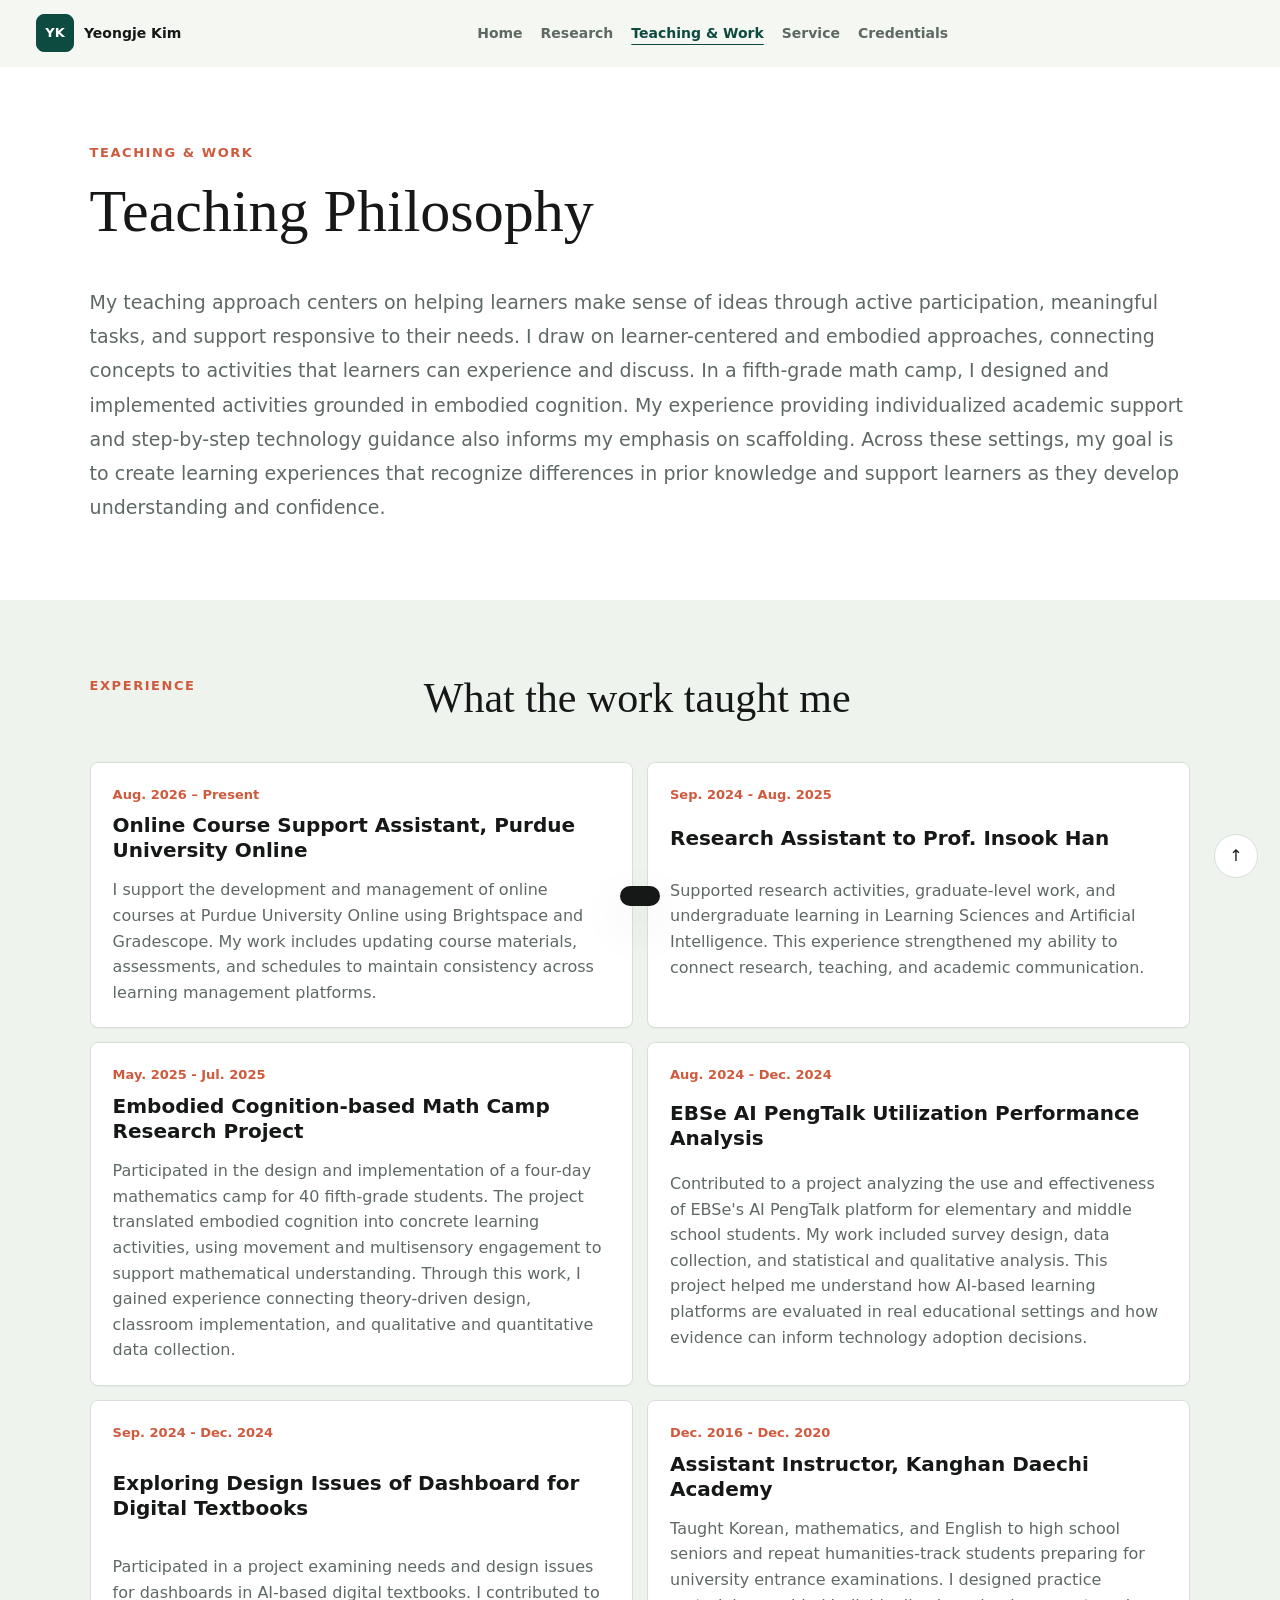
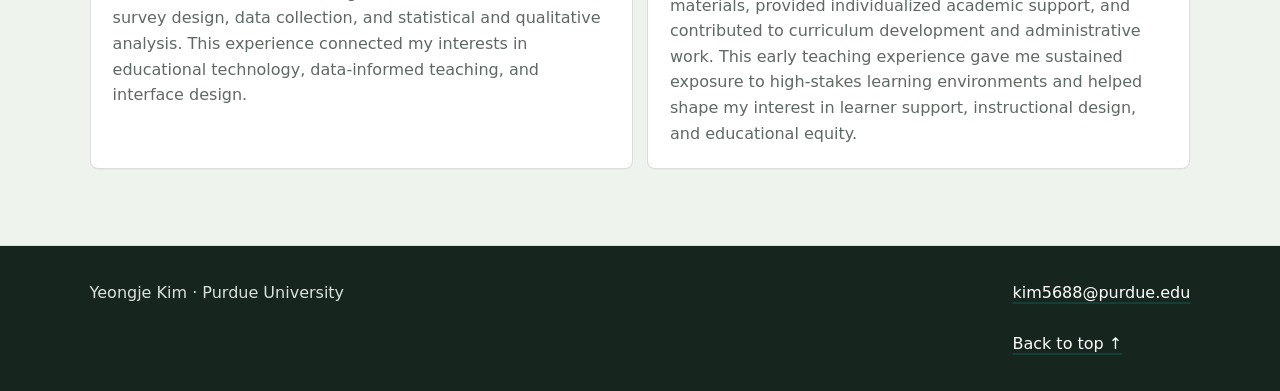
<file: teaching-work.html>
<!doctype html>
<html lang="en"><head><meta charset="utf-8"><meta name="viewport" content="width=device-width, initial-scale=1">
<title>Teaching &amp; Work | Yeongje Kim</title><meta name="description" content="Yeong-je Kim, Ph.D. student at Purdue University. Research on AI-supported learning, communities of practice, teacher education, equity, and well-being."><meta name="theme-color" content="#176b5b">
<link rel="stylesheet" href="styles.css"></head><body>
<a class="skip-link" href="#main">Skip to content</a><div class="scroll-progress" aria-hidden="true"></div><canvas id="hero-canvas" aria-hidden="true"></canvas>
<header class="site-header" data-elevate><a class="brand" href="index.html"><span class="brand-mark">YK</span><span class="brand-name">Yeongje Kim</span></a><nav class="nav" aria-label="Primary navigation"><a href="index.html">Home</a><a href="research.html">Research</a><a href="teaching-work.html" class="is-active" aria-current="page">Teaching &amp; Work</a><a href="service.html">Service</a><a href="credentials.html">Credentials</a></nav><button class="icon-button" id="theme-toggle" aria-label="Switch to dark theme" aria-pressed="false" type="button"><span class="theme-label" aria-hidden="true">◐</span></button></header><main id="main"><section class="section page-intro"><div class="section-heading"><p class="eyebrow">Teaching &amp; Work</p><h1>Teaching Philosophy</h1></div><p class="statement">My teaching approach centers on helping learners make sense of ideas through active participation, meaningful tasks, and support responsive to their needs. I draw on learner-centered and embodied approaches, connecting concepts to activities that learners can experience and discuss. In a fifth-grade math camp, I designed and implemented activities grounded in embodied cognition. My experience providing individualized academic support and step-by-step technology guidance also informs my emphasis on scaffolding. Across these settings, my goal is to create learning experiences that recognize differences in prior knowledge and support learners as they develop understanding and confidence.</p></section><section class="section" id="experience"><div class="section-heading"><p class="eyebrow">Experience</p><h2>What the work taught me</h2></div><div class="experience-list"><article class="experience-item"><div class="experience-top"><span class="period">Aug. 2026 – Present</span><h3>Online Course Support Assistant, Purdue University Online</h3></div><p>I support the development and management of online courses at Purdue University Online using Brightspace and Gradescope. My work includes updating course materials, assessments, and schedules to maintain consistency across learning management platforms.</p></article><article class="experience-item"><div class="experience-top"><span class="period">Sep. 2024 - Aug. 2025</span><h3>Research Assistant to Prof. Insook Han</h3></div><p>Supported research activities, graduate-level work, and undergraduate learning in Learning Sciences and Artificial Intelligence. This experience strengthened my ability to connect research, teaching, and academic communication.</p></article><article class="experience-item"><div class="experience-top"><span class="period">May. 2025 - Jul. 2025</span><h3>Embodied Cognition-based Math Camp Research Project</h3></div><p>Participated in the design and implementation of a four-day mathematics camp for 40 fifth-grade students. The project translated embodied cognition into concrete learning activities, using movement and multisensory engagement to support mathematical understanding. Through this work, I gained experience connecting theory-driven design, classroom implementation, and qualitative and quantitative data collection.</p></article><article class="experience-item"><div class="experience-top"><span class="period">Aug. 2024 - Dec. 2024</span><h3>EBSe AI PengTalk Utilization Performance Analysis</h3></div><p>Contributed to a project analyzing the use and effectiveness of EBSe's AI PengTalk platform for elementary and middle school students. My work included survey design, data collection, and statistical and qualitative analysis. This project helped me understand how AI-based learning platforms are evaluated in real educational settings and how evidence can inform technology adoption decisions.</p></article><article class="experience-item"><div class="experience-top"><span class="period">Sep. 2024 - Dec. 2024</span><h3>Exploring Design Issues of Dashboard for Digital Textbooks</h3></div><p>Participated in a project examining needs and design issues for dashboards in AI-based digital textbooks. I contributed to survey design, data collection, and statistical and qualitative analysis. This experience connected my interests in educational technology, data-informed teaching, and interface design.</p></article><article class="experience-item"><div class="experience-top"><span class="period">Dec. 2016 - Dec. 2020</span><h3>Assistant Instructor, Kanghan Daechi Academy</h3></div><p>Taught Korean, mathematics, and English to high school seniors and repeat humanities-track students preparing for university entrance examinations. I designed practice materials, provided individualized academic support, and contributed to curriculum development and administrative work. This early teaching experience gave me sustained exposure to high-stakes learning environments and helped shape my interest in learner support, instructional design, and educational equity.</p></article></div></section></main><footer class="footer"><div class="footer-inner"><p>Yeongje Kim · Purdue University</p><p><a href="mailto:kim5688@purdue.edu">kim5688@purdue.edu</a><br><button class="copy-button" id="copy-email" type="button">Copy email ↗</button><br><a href="#main">Back to top ↑</a></p></div></footer>
<a class="back-top" href="#main" aria-label="Back to top">↑</a><div class="toast" role="status" aria-live="polite"></div>
<dialog class="lightbox" id="photo-dialog" aria-label="Research photograph"><img alt=""><footer><p></p><button class="icon-button" type="button" aria-label="Close photograph">×</button></footer></dialog>
<dialog class="lightbox" id="copy-dialog" aria-labelledby="copy-title"><h2 id="copy-title">Copy citation</h2><p>Select and copy the text below.</p><textarea class="citation-fallback" readonly aria-label="Citation text"></textarea><button class="secondary-link" type="button">Close</button></dialog>
<noscript><style>.toolbar,.result-count,.copy-button,#theme-toggle{display:none}</style><p>All CV content is available above. Enable JavaScript for filters and photo previews.</p></noscript>
<script src="script.js"></script></body></html>
</file>
<file: styles.css>
:root {
  color-scheme: light;
  --bg: #f4f7f2;
  --surface: #ffffff;
  --surface-2: #eef3ee;
  --ink: #151816;
  --muted: #5f6964;
  --line: #d7dfd8;
  --green: #176b5b;
  --green-dark: #0d4b40;
  --coral: #cf5a3d;
  --mustard: #b8871f;
  --blue: #315f9f;
  --shadow: 0 18px 50px rgba(19, 28, 23, 0.1);
  --focus: 0 0 0 3px rgba(207, 90, 61, 0.28);
}

:root[data-theme="dark"] {
  color-scheme: dark;
  --bg: #151816;
  --surface: #1f2421;
  --surface-2: #252d28;
  --ink: #f5f7f3;
  --muted: #b7c2bb;
  --line: #39433d;
  --green: #6fc1aa;
  --green-dark: #9bd9c8;
  --coral: #f09775;
  --mustard: #e2bd61;
  --blue: #8fb5e8;
  --shadow: 0 18px 50px rgba(0, 0, 0, 0.24);
  --focus: 0 0 0 3px rgba(240, 151, 117, 0.35);
}

* {
  box-sizing: border-box;
}

html {
  scroll-behavior: smooth;
}

body {
  margin: 0;
  overflow-x: hidden;
  background: var(--bg);
  color: var(--ink);
  font-family:
    Inter, ui-sans-serif, system-ui, -apple-system, BlinkMacSystemFont, "Segoe UI",
    "Noto Sans KR", sans-serif;
  font-size: 16px;
  line-height: 1.6;
  letter-spacing: 0;
}

button,
input {
  font: inherit;
}

a {
  color: inherit;
  text-decoration-color: rgba(23, 107, 91, 0.36);
  text-decoration-thickness: 2px;
  text-underline-offset: 0.22em;
}

a:hover {
  color: var(--green-dark);
  text-decoration-color: var(--coral);
}

:focus-visible {
  outline: none;
  box-shadow: var(--focus);
}

#hero-canvas {
  position: fixed;
  inset: 0;
  z-index: -1;
  width: 100%;
  height: 100%;
  background: var(--bg);
}

:root[data-theme="dark"] #hero-canvas {
  background: var(--bg);
}

.site-header {
  position: sticky;
  top: 0;
  z-index: 20;
  display: grid;
  grid-template-columns: auto 1fr auto;
  align-items: center;
  gap: 24px;
  padding: 14px 36px;
  border-bottom: 1px solid transparent;
  background: rgba(244, 247, 242, 0.82);
  backdrop-filter: blur(16px);
}

:root[data-theme="dark"] .site-header {
  background: rgba(21, 24, 22, 0.78);
}

.site-header.is-elevated {
  border-bottom-color: var(--line);
}

.brand {
  display: inline-flex;
  align-items: center;
  gap: 10px;
  text-decoration: none;
}

.brand-mark {
  display: inline-grid;
  width: 38px;
  height: 38px;
  place-items: center;
  border: 1px solid var(--ink);
  border-radius: 8px;
  color: var(--ink);
  font-size: 13px;
  font-weight: 800;
}

.brand-name {
  font-weight: 800;
}

.nav {
  display: flex;
  min-width: 0;
  justify-content: center;
  gap: 22px;
}

.nav a {
  color: var(--muted);
  font-size: 14px;
  font-weight: 700;
  text-decoration: none;
}

.nav a:hover,
.nav a.is-active {
  color: var(--ink);
}

.icon-button {
  display: inline-grid;
  width: 40px;
  height: 40px;
  place-items: center;
  border: 1px solid var(--line);
  border-radius: 8px;
  background: var(--surface);
  color: var(--ink);
  cursor: pointer;
}

.hero {
  max-width: 100vw;
  min-height: 78svh;
  display: grid;
  grid-template-columns: minmax(0, 1.18fr) minmax(240px, 0.42fr);
  align-items: center;
  gap: 30px;
  padding: 96px 7vw 56px;
}

.hero-copy {
  min-width: 0;
  max-width: 890px;
}

.hero-visual,
.section-heading,
.intro-grid,
.photo-grid,
.research-visual,
.cluster-grid,
.publication-item,
.presentation-item,
.experience-item,
.education-card {
  min-width: 0;
}

.eyebrow {
  margin: 0 0 14px;
  color: var(--coral);
  font-size: 13px;
  font-weight: 800;
  text-transform: uppercase;
}

h1,
h2,
h3,
p {
  overflow-wrap: anywhere;
}

h1 {
  margin: 0;
  font-family: Georgia, "Times New Roman", serif;
  font-size: 84px;
  line-height: 0.96;
  font-weight: 500;
  letter-spacing: 0;
}

.hero-role {
  max-width: 780px;
  margin: 22px 0 0;
  color: var(--green-dark);
  font-size: 22px;
  font-weight: 750;
}

.hero-text {
  max-width: 780px;
  margin: 18px 0 0;
  color: var(--muted);
  font-size: 19px;
}

.hero-actions {
  display: flex;
  flex-wrap: wrap;
  gap: 12px;
  margin-top: 30px;
}

.primary-link,
.secondary-link {
  display: inline-flex;
  align-items: center;
  min-height: 44px;
  padding: 0 16px;
  border-radius: 8px;
  font-weight: 800;
  text-decoration: none;
}

.primary-link {
  background: var(--ink);
  color: var(--surface);
}

.primary-link:hover {
  color: var(--surface);
  background: var(--green-dark);
}

.secondary-link {
  border: 1px solid var(--line);
  background: rgba(255, 255, 255, 0.68);
}

:root[data-theme="dark"] .secondary-link {
  background: rgba(31, 36, 33, 0.74);
}

.hero-visual {
  display: grid;
  gap: 10px;
  align-self: center;
}

.portrait-frame {
  display: grid;
  gap: 10px;
  padding: 12px;
  border: 1px solid var(--line);
  border-radius: 8px;
  background: var(--surface);
  box-shadow: var(--shadow);
}

:root[data-theme="dark"] .portrait-frame {
  background: var(--surface);
}

.portrait-placeholder {
  display: grid;
  height: clamp(280px, 32vw, 390px);
  place-items: center;
  border: 1px dashed rgba(23, 107, 91, 0.42);
  border-radius: 6px;
  background:
    linear-gradient(135deg, rgba(23, 107, 91, 0.1), transparent 36%),
    linear-gradient(315deg, rgba(207, 90, 61, 0.12), transparent 42%),
    var(--surface-2);
}

.portrait-placeholder span {
  color: var(--green-dark);
  font-family: Georgia, "Times New Roman", serif;
  font-size: 54px;
  line-height: 1;
}

.portrait-photo {
  display: block;
  width: 100%;
  height: clamp(220px, 24vw, 300px);
  border-radius: 6px;
  object-fit: cover;
  object-position: center;
}

.portrait-frame p,
.photo-frame p {
  margin: 0;
  color: var(--muted);
  font-size: 13px;
  font-weight: 800;
  text-transform: uppercase;
}

.hero-meta {
  display: grid;
  grid-template-columns: repeat(2, minmax(0, 1fr));
  gap: 10px;
}

.stat-tile {
  padding: 14px;
  border: 1px solid var(--line);
  border-radius: 8px;
  background: var(--surface);
  box-shadow: var(--shadow);
}

:root[data-theme="dark"] .stat-tile {
  background: var(--surface);
}

.stat-tile strong {
  display: block;
  color: var(--green-dark);
  font-size: 24px;
  line-height: 1;
}

.stat-tile span {
  display: block;
  margin-top: 7px;
  color: var(--muted);
  font-size: 13px;
  font-weight: 700;
}

.stat-tile small {
  display: block;
  margin-top: 8px;
  color: var(--muted);
  font-size: 12px;
  font-weight: 650;
  line-height: 1.35;
}

.stat-tile-featured {
  grid-column: 1 / -1;
  padding: 16px;
}

.stat-tile-featured strong {
  font-size: 30px;
}

.stat-tile-featured span {
  font-size: 14px;
}

.stat-tile-featured small {
  max-width: 34rem;
  font-size: 13px;
  line-height: 1.45;
}

.section {
  max-width: 100vw;
  padding: 76px 7vw;
  background: var(--surface);
}

.section:nth-of-type(even) {
  background: var(--surface-2);
}

.section-heading {
  display: grid;
  grid-template-columns: minmax(180px, 0.28fr) minmax(0, 0.72fr);
  gap: 36px;
  align-items: start;
  max-width: 1180px;
  margin: 0 auto 34px;
}

.section-heading h2 {
  margin: 0;
  font-family: Georgia, "Times New Roman", serif;
  font-size: 42px;
  line-height: 1.08;
  font-weight: 500;
}

.intro-grid {
  display: grid;
  grid-template-columns: minmax(0, 0.62fr) minmax(260px, 0.38fr);
  gap: 32px;
  max-width: 1180px;
  margin: 0 auto;
}

.intro-grid p {
  margin: 0;
  color: var(--muted);
  font-size: 19px;
}

.interest-cloud {
  display: flex;
  flex-wrap: wrap;
  align-content: start;
  gap: 8px;
}

.photo-grid {
  display: grid;
  grid-template-columns: minmax(0, 1.15fr) repeat(2, minmax(0, 0.85fr));
  grid-auto-rows: 210px;
  gap: 14px;
  max-width: 1080px;
  margin: 0 auto;
}

.photo-frame {
  display: grid;
  grid-template-rows: minmax(0, 1fr) auto;
  gap: 10px;
  padding: 10px;
  border: 1px solid var(--line);
  border-radius: 8px;
  background: var(--surface);
}

.photo-frame-large {
  grid-row: span 2;
}

.photo-frame-wide {
  grid-column: span 2;
}

.photo-media {
  display: block;
  min-width: 0;
  min-height: 0;
  width: 100%;
  height: 100%;
  border-radius: 6px;
  overflow: hidden;
}

.photo-image,
.photo-duo img {
  width: 100%;
  height: 100%;
  object-fit: cover;
}

.photo-duo {
  display: grid;
  gap: 6px;
}

.conference-duo {
  grid-template-columns: minmax(0, 0.95fr) minmax(0, 1.05fr);
}

.conference-duo img:first-child {
  object-position: 48% center;
}

.conference-duo img:last-child {
  object-position: 58% center;
}

.fieldwork-duo {
  grid-template-columns: repeat(2, minmax(0, 1fr));
}

.fieldwork-duo img {
  background: var(--surface-2);
  object-fit: contain;
  object-position: center;
}

.photo-placeholder {
  display: grid;
  min-height: 190px;
  aspect-ratio: 4 / 3;
  place-items: center;
  border: 1px dashed rgba(49, 95, 159, 0.38);
  border-radius: 6px;
  background:
    linear-gradient(135deg, rgba(49, 95, 159, 0.1), transparent 38%),
    linear-gradient(315deg, rgba(184, 135, 31, 0.12), transparent 44%),
    var(--surface-2);
}

.photo-frame-large .photo-placeholder {
  min-height: 390px;
}

.photo-placeholder span {
  color: var(--green-dark);
  font-size: 13px;
  font-weight: 850;
  text-transform: uppercase;
}

.tag,
.filter-button {
  display: inline-flex;
  align-items: center;
  min-height: 30px;
  padding: 5px 9px;
  border: 1px solid var(--line);
  border-radius: 6px;
  background: var(--surface);
  color: var(--muted);
  font-size: 13px;
  font-weight: 750;
}

.tag[data-tone="green"] {
  border-color: rgba(23, 107, 91, 0.25);
  color: var(--green-dark);
}

.tag[data-tone="coral"] {
  border-color: rgba(207, 90, 61, 0.32);
  color: var(--coral);
}

.tag[data-tone="blue"] {
  border-color: rgba(49, 95, 159, 0.3);
  color: var(--blue);
}

.cluster-grid {
  counter-reset: research-question;
  display: grid;
  grid-template-columns: repeat(2, minmax(0, 1fr));
  gap: 16px;
  max-width: 1180px;
  margin: 0 auto;
}

.research-visual {
  display: grid;
  grid-template-columns: minmax(220px, 0.8fr) repeat(2, minmax(0, 1fr));
  gap: 14px;
  max-width: 1180px;
  margin: 0 auto 18px;
  padding: 16px;
  border: 1px solid var(--line);
  border-radius: 8px;
  background: var(--surface);
  background: color-mix(in srgb, var(--surface) 88%, var(--green) 12%);
}

.research-core,
.research-lane {
  display: grid;
  gap: 8px;
  align-content: center;
}

.research-core {
  padding: 18px;
  border: 1px solid rgba(23, 107, 91, 0.25);
  border-radius: 8px;
  background: var(--surface);
}

.research-core span {
  color: var(--coral);
  font-size: 12px;
  font-weight: 850;
  text-transform: uppercase;
}

.research-core strong {
  color: var(--green-dark);
  font-family: Georgia, "Times New Roman", serif;
  font-size: 24px;
  line-height: 1.12;
  font-weight: 500;
}

.research-lane span {
  display: block;
  padding: 11px 12px;
  border: 1px solid var(--line);
  border-left: 4px solid var(--coral);
  border-radius: 8px;
  background: var(--surface);
  color: var(--ink);
  font-size: 14px;
  font-weight: 800;
}

.cluster-card,
.publication-item,
.experience-item,
.education-card,
.presentation-item {
  border: 1px solid var(--line);
  border-radius: 8px;
  background: var(--surface);
  box-shadow: 0 1px 0 rgba(20, 24, 22, 0.03);
}

.cluster-card {
  position: relative;
  display: grid;
  gap: 16px;
  padding: 22px;
  overflow: hidden;
}



.cluster-card h3,
.publication-item h3,
.experience-item h3,
.education-card h3,
.presentation-item h3,
.subsection h3 {
  margin: 0;
  font-size: 20px;
  line-height: 1.25;
}

.cluster-kicker {
  color: var(--mustard);
  font-size: 12px;
  font-weight: 850;
  text-transform: uppercase;
}

.cluster-card p,
.publication-item p,
.experience-item p,
.presentation-item p,
.education-card p {
  margin: 0;
  color: var(--muted);
}

.cluster-output {
  margin: 0;
  padding-left: 18px;
  color: var(--muted);
}

.cluster-output li + li {
  margin-top: 4px;
}

details {
  border-top: 1px solid var(--line);
  padding-top: 12px;
}

summary {
  color: var(--green-dark);
  cursor: pointer;
  font-size: 14px;
  font-weight: 850;
}

.workbench {
  background: var(--bg);
}

.toolbar {
  display: flex;
  flex-wrap: wrap;
  gap: 14px;
  align-items: end;
  max-width: 1180px;
  margin: 0 auto 18px;
}

.search-box {
  display: grid;
  gap: 6px;
  min-width: 260px;
}

.search-box span {
  color: var(--muted);
  font-size: 12px;
  font-weight: 800;
  text-transform: uppercase;
}

.search-box input {
  width: 100%;
  min-height: 42px;
  border: 1px solid var(--line);
  border-radius: 8px;
  background: var(--surface);
  color: var(--ink);
  padding: 0 12px;
}

.segmented {
  display: flex;
  flex-wrap: wrap;
  gap: 8px;
}

.filter-button {
  min-height: 42px;
  cursor: pointer;
}

.filter-button.is-active {
  border-color: var(--green-dark);
  background: var(--green-dark);
  color: var(--surface);
}

.publication-list,
.timeline-list,
.experience-list,
.education-layout {
  display: grid;
  gap: 14px;
  max-width: 1180px;
  margin: 0 auto;
}

.publication-item {
  display: grid;
  grid-template-columns: 120px minmax(0, 1fr);
  gap: 18px;
  padding: 20px;
}

.publication-year {
  color: var(--green-dark);
  font-size: 22px;
  font-weight: 850;
}

.citation {
  display: grid;
  gap: 8px;
}

.citation-meta {
  color: var(--muted);
  font-size: 14px;
}

.self-author {
  color: var(--green-dark);
  font-weight: 900;
}

.korean-line {
  color: var(--green-dark);
  font-size: 14px;
  font-weight: 700;
}

.doi {
  width: fit-content;
  color: var(--blue);
  font-size: 14px;
  font-weight: 750;
}

.card-tags {
  display: flex;
  flex-wrap: wrap;
  gap: 6px;
}

.subsection {
  max-width: 1180px;
  margin: 34px auto 0;
}

.subsection h3 {
  margin-bottom: 14px;
}

.compact .publication-item {
  grid-template-columns: 120px minmax(0, 1fr);
}

.presentation-item {
  display: grid;
  grid-template-columns: 150px minmax(0, 1fr);
  gap: 18px;
  padding: 18px 20px;
}

.presentation-date {
  color: var(--coral);
  font-size: 14px;
  font-weight: 850;
}

.presentation-type {
  display: block;
  margin-top: 4px;
  color: var(--muted);
  font-size: 12px;
  font-weight: 800;
  text-transform: uppercase;
}

.experience-list {
  grid-template-columns: repeat(2, minmax(0, 1fr));
}

.experience-item {
  display: grid;
  gap: 14px;
  padding: 22px;
}

.experience-top {
  display: grid;
  gap: 8px;
}

.period {
  color: var(--coral);
  font-size: 13px;
  font-weight: 850;
}

.organization {
  color: var(--muted);
  font-size: 14px;
  font-weight: 750;
}

.education-layout {
  grid-template-columns: minmax(0, 0.9fr) minmax(0, 1.1fr);
}

.education-card {
  padding: 22px;
}

.edu-entry + .edu-entry,
.award-entry + .award-entry {
  margin-top: 18px;
  padding-top: 18px;
  border-top: 1px solid var(--line);
}

.edu-degree {
  margin: 14px 0 4px;
  font-weight: 850;
}

.credential-list {
  margin: 12px 0 0;
  padding-left: 18px;
  color: var(--muted);
}

.skill-row {
  display: flex;
  flex-wrap: wrap;
  gap: 7px;
  margin-top: 18px;
}

.footer {
  padding: 34px 7vw;
  border-top: 1px solid var(--line);
  background: var(--ink);
  color: var(--surface);
}

.footer p {
  max-width: 1180px;
  margin: 0 auto;
  color: rgba(255, 255, 255, 0.76);
}

.footer a {
  color: #ffffff;
}

@media (max-width: 980px) {
  .site-header {
    grid-template-columns: auto auto;
    gap: 14px;
    padding: 12px 20px;
  }

  .nav {
    order: 3;
    grid-column: 1 / -1;
    justify-content: flex-start;
    gap: 14px;
    overflow-x: auto;
    padding-bottom: 2px;
  }

  .hero {
    grid-template-columns: 1fr;
    padding: 82px 24px 46px;
  }

  .hero-visual {
    grid-template-columns: minmax(190px, 0.48fr) minmax(0, 1fr);
    align-items: start;
  }

  h1 {
    font-size: 54px;
  }

  .hero-role {
    font-size: 19px;
  }

  .hero-text,
  .intro-grid p {
    font-size: 17px;
  }

  .hero-meta {
    grid-template-columns: repeat(2, minmax(0, 1fr));
  }

  .section {
    padding: 58px 24px;
  }

  .section-heading,
  .intro-grid,
  .photo-grid,
  .research-visual,
  .cluster-grid,
  .experience-list,
  .education-layout {
    grid-template-columns: 1fr;
  }

  .photo-frame-large {
    grid-row: auto;
  }

  .photo-frame-wide {
    grid-column: auto;
  }

  .photo-frame-large .photo-placeholder,
  .portrait-placeholder {
    min-height: 220px;
  }

  .portrait-placeholder,
  .portrait-photo {
    height: clamp(190px, 28vw, 260px);
  }

  .section-heading h2 {
    font-size: 34px;
  }
}

@media (max-width: 640px) {
  #hero-canvas {
    opacity: 0.46;
  }

  .brand-name {
    display: none;
  }

  .nav a {
    font-size: 13px;
    white-space: nowrap;
  }

  h1 {
    font-size: 42px;
  }

  .hero-role,
  .hero-text {
    max-width: 20rem;
  }

  .hero-role {
    font-size: 17px;
  }

  .hero-meta {
    grid-template-columns: 1fr;
  }

  .hero-visual {
    grid-template-columns: 1fr;
  }

  .portrait-placeholder,
  .portrait-photo {
    height: min(300px, 78vw);
  }

  .photo-grid {
    grid-auto-rows: auto;
  }

  .photo-media {
    height: auto;
  }

  .photo-duo img {
    height: auto;
  }

  .conference-duo,
  .fieldwork-duo {
    grid-template-columns: 1fr;
  }

  .photo-duo img,
  .photo-image {
    aspect-ratio: 16 / 10;
  }

  .conference-duo img {
    aspect-ratio: 4 / 3;
  }

  .toolbar {
    align-items: stretch;
  }

  .search-box,
  .segmented,
  .filter-button {
    width: 100%;
  }

  .publication-item,
  .compact .publication-item,
  .presentation-item {
    grid-template-columns: 1fr;
    gap: 8px;
  }

  .publication-year {
    font-size: 18px;
  }
}

@media (prefers-reduced-motion: reduce) {
  html {
    scroll-behavior: auto;
  }

  *,
  *::before,
  *::after {
    animation-duration: 0.01ms !important;
    animation-iteration-count: 1 !important;
    transition-duration: 0.01ms !important;
  }
}


.hero{position:relative;max-width:1440px;margin:auto;grid-template-columns:minmax(0,1fr) 320px;min-height:720px;padding-top:80px;padding-bottom:80px;gap:7vw}.hero-copy{max-width:740px}.hero-role{font-size:20px}.hero h1{font-size:clamp(58px,6.4vw,92px);letter-spacing:-.045em}.hero-text{max-width:640px;line-height:1.8}.hero .eyebrow{max-width:600px;letter-spacing:.12em}.portrait-frame{transform:rotate(2deg);padding:12px 12px 16px}.portrait-photo{height:310px;object-position:center 35%}.portrait-frame p{padding-top:4px;font-size:11px;letter-spacing:.12em}.hero-meta{margin-top:12px}.stat-tile{box-shadow:none}.brand-mark{background:var(--green-dark);color:var(--surface);border-color:var(--green-dark)}.site-header{gap:16px}.nav{gap:18px}.brand-name{font-size:14px}.brand small{display:block;color:var(--muted);font-size:10px;font-weight:500;letter-spacing:.06em}.section{scroll-margin-top:88px}.section-heading{margin-bottom:40px}.section-heading .eyebrow{letter-spacing:.12em}.result-count{max-width:1180px;margin:0 auto 18px;color:var(--muted);font-size:13px}.toolbar{align-items:flex-end}.search-box{flex:1;min-width:220px}.segmented{flex-basis:100%;margin-top:4px}.year-box{display:grid;gap:6px;min-width:150px}.year-box>span{color:var(--muted);font-size:12px;font-weight:800;text-transform:uppercase}select{font:inherit;min-height:42px;padding:0 36px 0 12px;border:1px solid var(--line);border-radius:8px;background:var(--surface);color:var(--ink)}.entry-type{display:block;font-size:11px;color:var(--muted);line-height:1.5;margin-top:8px;text-transform:uppercase;letter-spacing:.04em}.citation .full-citation{font-size:14px;line-height:1.85}.publication-item h3{font-size:20px;line-height:1.45}.publication-item{padding:24px;box-shadow:none}.entry[hidden]{display:none}.copy-button{justify-self:start;border:0;border-bottom:1px solid var(--line);background:none;color:var(--green-dark);font-size:12px;font-weight:750;cursor:pointer;padding:6px 0}.copy-button:hover{border-color:var(--green)}.empty-state{border:1px dashed var(--line);padding:28px;text-align:center;border-radius:8px;color:var(--muted)}.empty-state[hidden]{display:none}.cluster-card{display:flex;flex-direction:column;gap:16px;padding:28px}.cluster-card::before{font-family:Georgia,serif;font-size:18px;background:var(--surface-2);color:var(--green-dark)}.cluster-card h3{font-size:23px;line-height:1.35;margin-top:8px}.cluster-card details{margin-top:auto}.project-authors{font-size:12px}.cluster-output{line-height:1.85}.cluster-card details ul{padding-top:14px}.gallery-grid{display:grid;grid-template-columns:1fr 1fr 1fr;grid-template-rows:230px 230px;gap:16px;max-width:1180px;margin:auto}.gallery-photo{position:relative;overflow:hidden;display:flex;flex-direction:column;min-width:0;margin:0;padding:9px;border:1px solid var(--line);background:var(--surface);border-radius:8px;text-align:left;cursor:zoom-in;transition:transform .2s}.gallery-photo:hover{transform:translateY(-4px)}.gallery-photo img{width:100%;height:calc(100% - 38px);min-height:0;object-fit:cover;border-radius:4px}.gallery-photo>span{display:flex;justify-content:space-between;align-items:center;height:38px;color:var(--muted);font-size:11px;font-weight:800;letter-spacing:.04em;text-transform:uppercase}.gallery-photo.tall{grid-row:span 2}.gallery-photo.tall img{object-position:center 30%}.gallery-photo.wide{grid-column:span 1}.gallery-grid{grid-template-columns:1fr 1fr 1.4fr;grid-template-rows:180px 180px 180px}.gallery-photo.tall{grid-row:span 2}.gallery-photo.wide{grid-column:span 2}.education-layout{align-items:start}.education-card h3{margin-bottom:20px}.education-card .edu-degree{color:var(--ink);margin-bottom:8px}.education-card .award-entry p+p{font-size:14px;margin-top:8px}.skill-group{padding-top:16px}.skill-group h4{font-size:13px;margin:0 0 6px;color:var(--green-dark)}.skill-group p{font-size:14px}.education-card .credential-list{margin-bottom:18px}.footer{background:#17251f;color:#fff}.footer p{color:#d8e3dc}.footer-inner{display:flex;justify-content:space-between;gap:24px;flex-wrap:wrap;max-width:1180px;margin:auto}.footer-inner p{margin:0}.footer .copy-button{color:#d8e3dc}.skip-link{position:fixed;top:-80px;left:16px;padding:12px;background:var(--ink);color:var(--surface);z-index:100}.skip-link:focus{top:10px}.scroll-progress{position:fixed;top:0;left:0;height:3px;width:0;background:var(--coral);z-index:40}.lightbox{border:1px solid var(--line);background:var(--surface);color:var(--ink);border-radius:12px;max-width:92vw;padding:18px}.lightbox::backdrop{background:rgba(8,17,13,.85);backdrop-filter:blur(6px)}.lightbox img{display:block;max-height:78vh;max-width:85vw;object-fit:contain;margin:auto}.lightbox footer{display:flex;justify-content:space-between;align-items:center;gap:25px;margin-top:12px}.lightbox p{margin:0;font-size:14px}.lightbox button{cursor:pointer}.toast{position:fixed;bottom:24px;left:50%;transform:translateX(-50%) translateY(150%);background:var(--ink);color:var(--surface);padding:10px 20px;border-radius:30px;z-index:70;font-size:13px;transition:transform .2s;box-shadow:var(--shadow)}.toast.visible{transform:translateX(-50%) translateY(0)}.back-top{position:fixed;right:22px;bottom:22px;border:1px solid var(--line);border-radius:50%;width:44px;height:44px;display:grid;place-items:center;background:var(--surface);color:var(--ink);text-decoration:none;z-index:15}.citation-fallback{display:block;width:100%;min-height:100px;background:var(--surface);color:var(--ink);font:inherit;border:1px solid var(--line)}.hero-accent{height:1px;background:var(--line);margin:34px 0 20px;max-width:460px}.hero-note{font-size:12px;color:var(--muted);letter-spacing:.03em}.intro-grid .interest-cloud{gap:10px}.tag{cursor:default}.portrait-frame{position:relative}.theme-label{font-size:19px}.education-wide{grid-column:1/-1}.education-row{display:grid;grid-template-columns:repeat(3,minmax(0,1fr));gap:30px}.education-row .edu-entry+.edu-entry{margin:0;padding:0;border:0}.education-row .edu-degree{font-size:17px}.filter-button{width:auto;transition:background .15s,color .15s}.filter-button:focus-visible,summary:focus-visible,.gallery-photo:focus-visible{outline:2px solid var(--coral);outline-offset:4px}.photo-note{max-width:1180px;margin:20px auto 0;font-size:12px;color:var(--muted)}
@media(min-width:1400px){.section{padding-left:calc((100vw - 1180px)/2);padding-right:calc((100vw - 1180px)/2)}}
@media(max-width:980px){.hero{grid-template-columns:1fr;min-height:auto;padding:65px 24px;gap:44px}.hero-visual{grid-template-columns:260px 1fr;gap:24px;align-items:center}.portrait-photo{height:270px}.gallery-grid{grid-template-columns:1fr 1fr;grid-template-rows:300px 230px 230px}.gallery-photo.tall{grid-row:auto}.gallery-photo.wide{grid-column:span 2}.education-row{grid-template-columns:1fr}.education-row .edu-entry+.edu-entry{padding-top:20px;border-top:1px solid var(--line)}.section{scroll-margin-top:130px}.brand-name{display:block}.brand small{display:none}.icon-button{justify-self:end}.section-heading{gap:10px}}
@media(max-width:640px){.hero h1{font-size:58px}.hero-visual{grid-template-columns:1fr}.portrait-frame{max-width:320px;width:100%;margin:auto}.hero-meta{grid-template-columns:repeat(2,minmax(0,1fr));width:100%;max-width:420px;margin:auto}.hero-role,.hero-text{max-width:none}.hero-text{font-size:17px}.hero .eyebrow{font-size:11px}.hero{padding-top:48px}.gallery-grid{grid-template-columns:1fr 1fr;grid-template-rows:270px 190px 200px;gap:10px}.gallery-photo.wide{grid-column:span 2}.gallery-photo>span{font-size:9px}.publication-item{padding:18px}.publication-item h3{font-size:18px}.entry-type{display:inline;font-size:10px;margin-left:12px}.segmented{width:100%;gap:6px}.filter-button{min-height:36px;font-size:11px;padding:5px 8px}.search-box{width:100%;flex-basis:100%}.year-box{width:100%}.section{padding:50px 20px}.section-heading h2{font-size:32px}.cluster-card{padding:22px}.lightbox img{max-width:80vw}.site-header{padding:10px 20px}.footer-inner{gap:18px}.footer p{font-size:13px}.back-top{right:12px;bottom:12px}.toast{max-width:80vw;text-align:center}.experience-item{padding:20px}}
@media print{.site-header,.toolbar,.copy-button,.gallery-grid,.visual-band,.back-top,.scroll-progress,#hero-canvas,.hero-actions,.toast,dialog,.photo-note{display:none!important}body{font-size:10pt;background:white;color:black}.hero,.section{display:block;padding:16px 0;min-height:0}.hero h1{font-size:30pt}.hero-visual{display:none}.section-heading{display:block;margin:14px 0}.section-heading h2{font-size:20pt}.section-heading .eyebrow{display:none}.publication-item,.experience-item,.cluster-card,.education-card{break-inside:avoid;box-shadow:none;margin-bottom:10px}.education-layout,.experience-list,.cluster-grid{display:block}.entry[hidden]{display:grid}.footer{background:white;color:black}.footer p,.footer a{color:black}details>*{display:block}main{max-width:100%}}


.topic-explorer{max-width:1180px;margin:0 auto 30px}.topic-options{display:grid;grid-template-columns:repeat(3,minmax(0,1fr));gap:12px}.topic-choice{min-height:72px;padding:18px;border:1px solid var(--line);border-radius:8px;background:var(--surface);color:var(--green-dark);font:inherit;font-size:17px;font-weight:750;cursor:pointer;text-align:center;line-height:1.4}.topic-choice:hover,.topic-choice[aria-pressed="true"]{border-color:var(--green-dark);background:var(--green-dark);color:var(--surface)}.topic-choice:focus-visible{outline:3px solid var(--coral);outline-offset:3px}.topic-results{margin-top:16px;padding:24px;border:1px solid var(--line);border-radius:8px;background:var(--surface)}.topic-instruction{margin:0;color:var(--muted)}.topic-results h3{margin:0 0 16px;font-size:23px}.topic-related-grid{display:grid;grid-template-columns:1fr 1fr;gap:28px}.topic-related-grid h4{margin:0 0 12px;color:var(--green-dark)}.topic-related-grid ul{margin:0;padding-left:18px}.topic-related-grid li+li{margin-top:12px}.topic-related-grid a{font-size:14px;line-height:1.6}.topic-related-grid small{display:block;font-size:11px;color:var(--muted);margin-top:3px}.topic-related-grid p{font-size:14px;color:var(--muted)}.ongoing-project::before{display:none}.ongoing-projects{counter-reset:research-question}.hero .eyebrow{font-size:12px;line-height:1.9;letter-spacing:.05em}.entry,.ongoing-project{scroll-margin-top:135px}#service{scroll-margin-top:130px}
@media(max-width:640px){.topic-options{grid-template-columns:repeat(2,minmax(0,1fr));gap:9px}.topic-choice{font-size:14px;padding:12px;min-height:76px}.topic-related-grid{grid-template-columns:1fr;gap:24px}.topic-results{padding:18px}}

.toolbar,.result-count,.copy-button,#theme-toggle{display:none}
/* Shared page navigation and introductory statements. */
.nav a[aria-current="page"] { color: var(--green-dark); text-decoration: underline; text-underline-offset: .45em; }
.page-intro .section-heading { display: block; }
.page-intro h1 { font-size: clamp(36px, 5vw, 60px); line-height: 1.12; }
.page-intro .statement { max-width: 1180px; margin: 0 auto; color: var(--muted); font-size: 19px; line-height: 1.8; }
.nav a { white-space: nowrap; }
@media (max-width: 640px) { .page-intro .statement { font-size: 17px; } }
</file>
